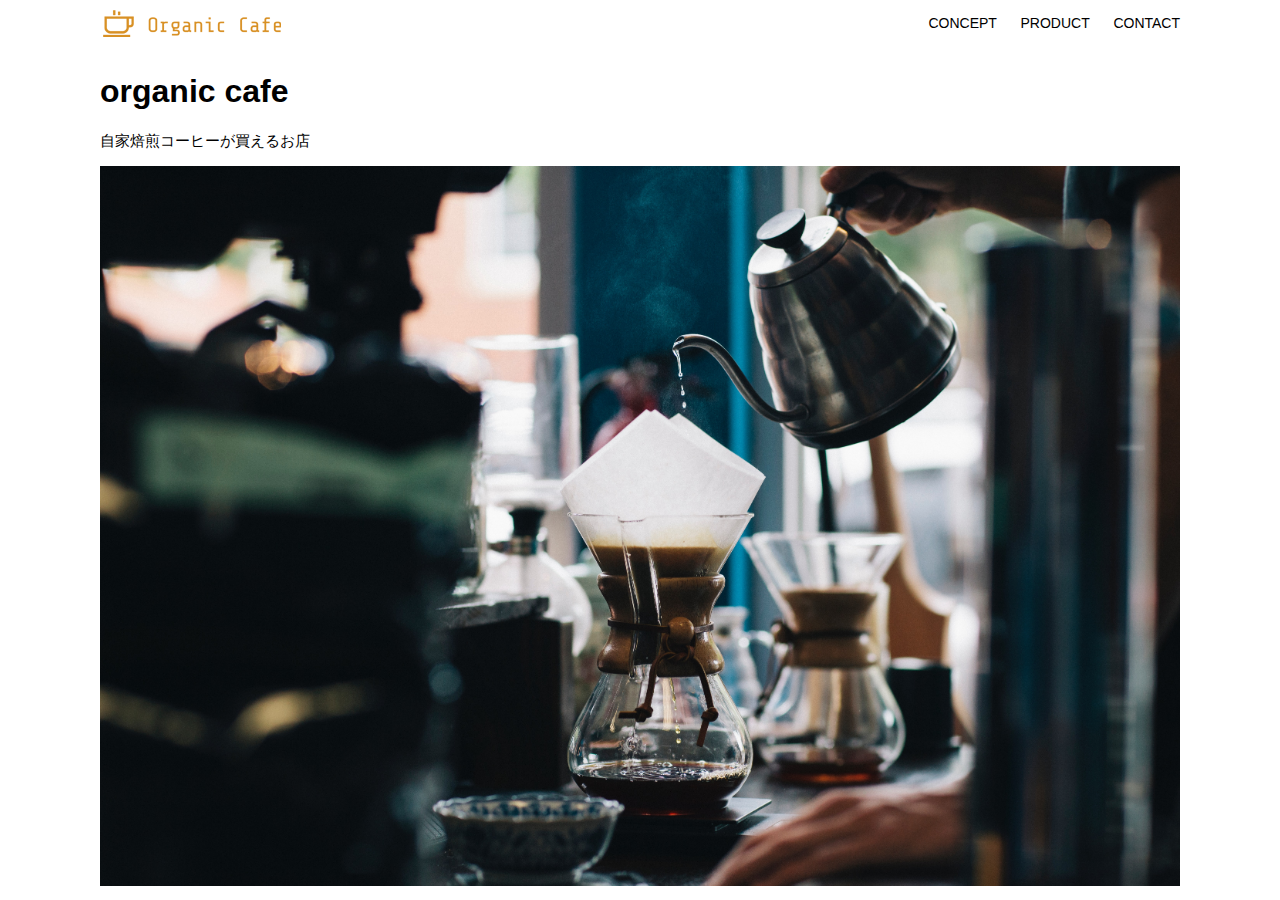
<file: html-css-kadai_013/index.html>
<!DOCTYPE html>
<html>
<head>
    <title>Organic Cafe</title>
    <meta charset="utf-8">
    <meta name="description" content="自家焙煎のコーヒーがおうちで楽しめるorganic cafe">
    <meta name="viewport" content="width=device-width, initial-scale=1.0">
    <link rel="stylesheet" href="style.css">
</head>
<body>
    <header>
        <!-- ロゴ -->
        <a href="index.html" id="logo"><img src="images/logo.png" alt="トップページに戻る"></a>

        <!-- PC用ナビゲーション -->
        <nav id="nav-pc">
            <a href="index.html#concept">CONCEPT</a>
            <a href="index.html#product">PRODUCT</a>
            <a href="index.html#contact">CONTACT</a>
        </nav>

        <!-- スマートフォン用メニューボタン -->
        <img id="menu-sp" src="images/button-menu.png" alt="ナビゲーションを開く" onclick="document.getElementById('nav-sp').style.display = 'block'">
        
        <!-- スマートフォン用ナビゲーション -->
        <nav id="nav-sp">
              <ul>
                 <li>
                    <img id="close" src="images/button-close.png" alt="ナビゲーションを閉じる" onclick="document.getElementById('nav-sp').style.display = 'none'">
                 </li>
                 <li>
                    <a id="logo-sp" href="index.html" onclick="document.getElementById('nav-sp').style.display = 'none'">
                        <img src="images/logo-sp.png" alt="トップページに戻る">
                      </a>
                    </li>
                    <li>
                      <a class="menu" href="index.html#concept" onclick="document.getElementById('nav-sp').style.display = 'none'">CONCEPT</a>
                    </li>
                    <li>
                      <a class="menu" href="index.html#product" onclick="document.getElementById('nav-sp').style.display = 'none'">PRODUCT</a>
                    </li>
                    <li><a class="menu" href="index.html#contact" onclick="document.getElementById('nav-sp').style.display = 'none'">CONTACT</a>
                    </li>
                  </ul>
                </nav>

<!-- <nav id="nav-sp">
  <img id="close" src="images/button-close.png" alt="ナビゲーションを閉じる"> onclick="document.getElementById('nav-sp').style.display = 'none'">
  <a id="logo-sp" href="index.html " onclick="document.getElementById('nav-sp').style.display = 'none'"></a>></a> 
   -->

   <!-- <img id="menu-sp" src="images/button-menu.png" alt="ナビゲーションを開く">
      <nav id="nav-sp">
        <img id="close" src="images/button-close.png" alt="ナビゲーションを閉じる">
        <a href="index.html" onclick="document.getElementById('nav-sp').style.display = 'none'">TOP</a>
        <a href="index.html#concept" onclick="document.getElementById('nav-sp').style.display = 'none'">CONCEPT</a>
        <a href="index.html#product" onclick="document.getElementById('nav-sp').style.display = 'none'">PRODUCT</a>
        <a href="index.html#contact" onclick="document.getElementById('nav-sp').style.display = 'none'">CONTACT</a>
 -->


</nav>

    </header>
    <main>
        <article>
            <!-- メインビジュアル -->
            <section id="main-visual">
                <div id="main-message">
                    <h1>organic cafe</h1>
                    <p>自家焙煎コーヒーが買えるお店</p>
                </div>
                <img src="images/main-image.jpg" alt="コーヒーをハンドドリップで淹れる画像">
            </section>
        </article>
    </main>
</body>
</html>
</file>
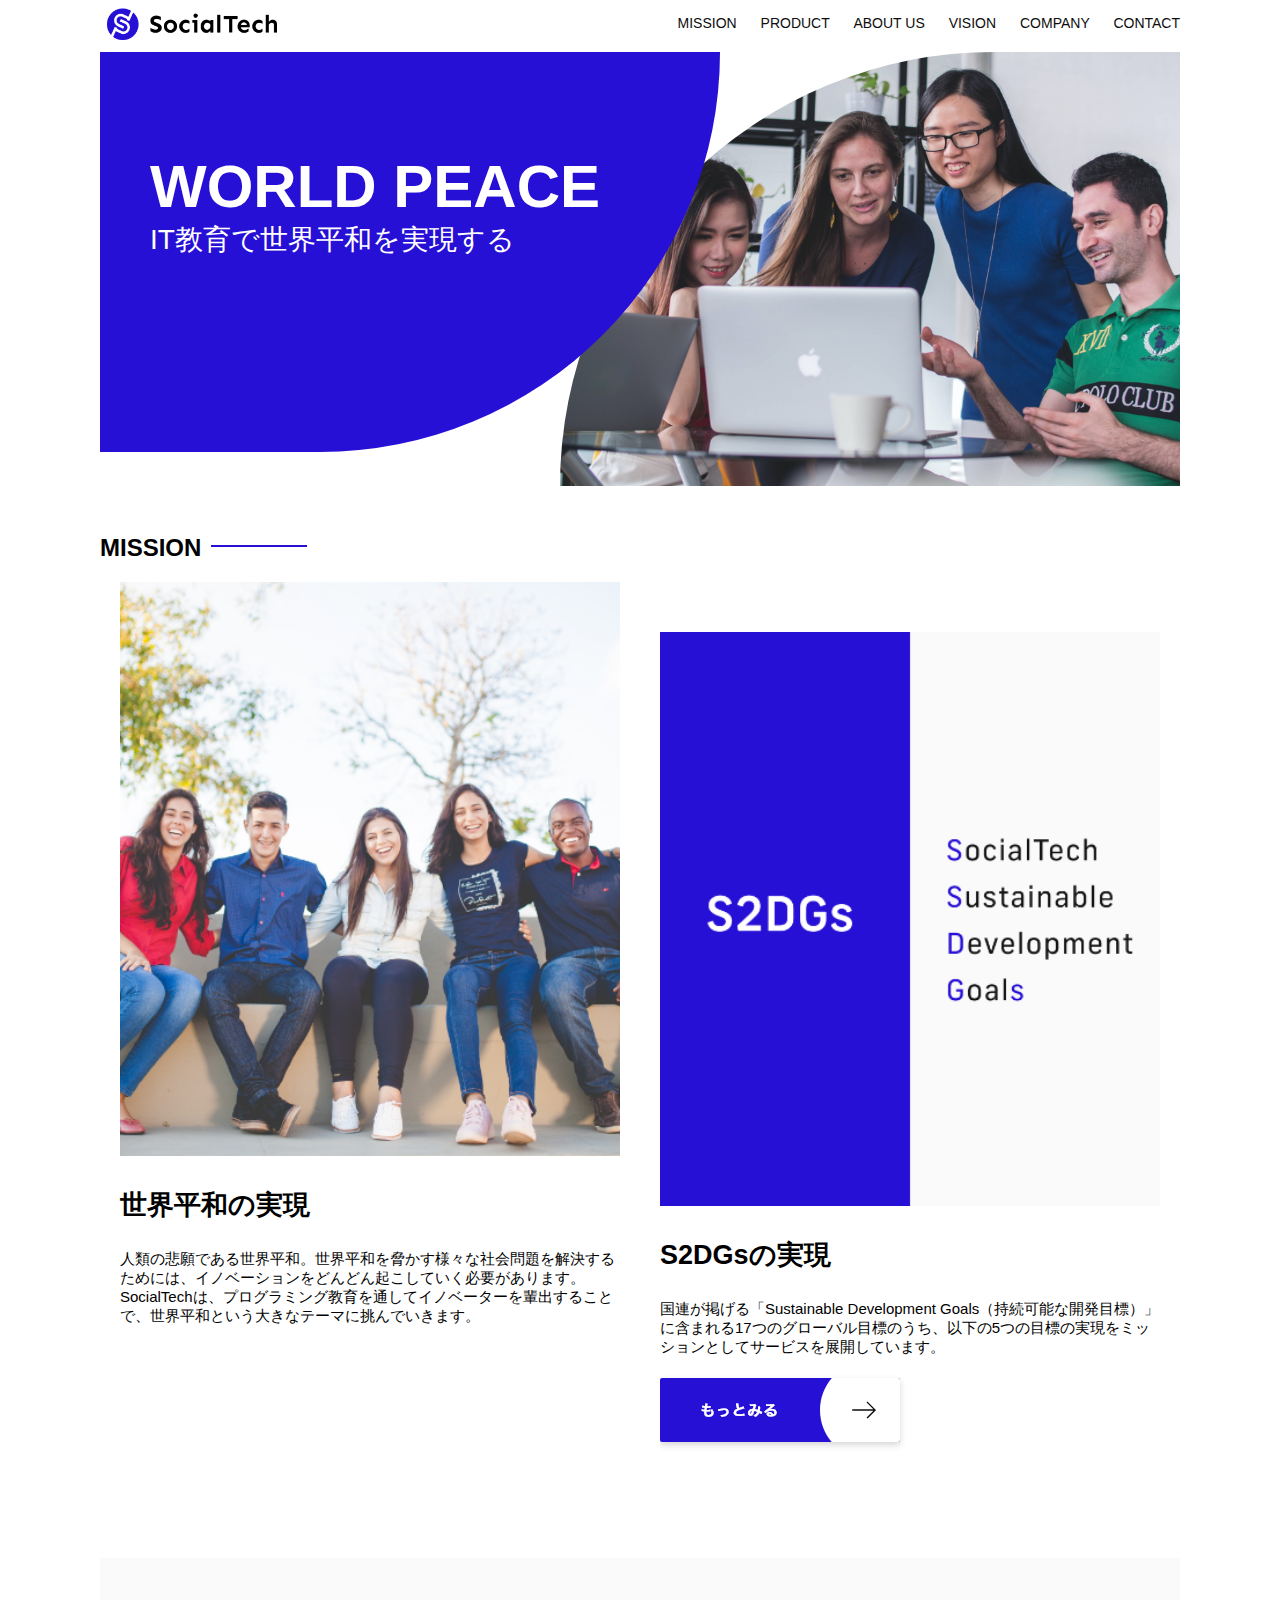
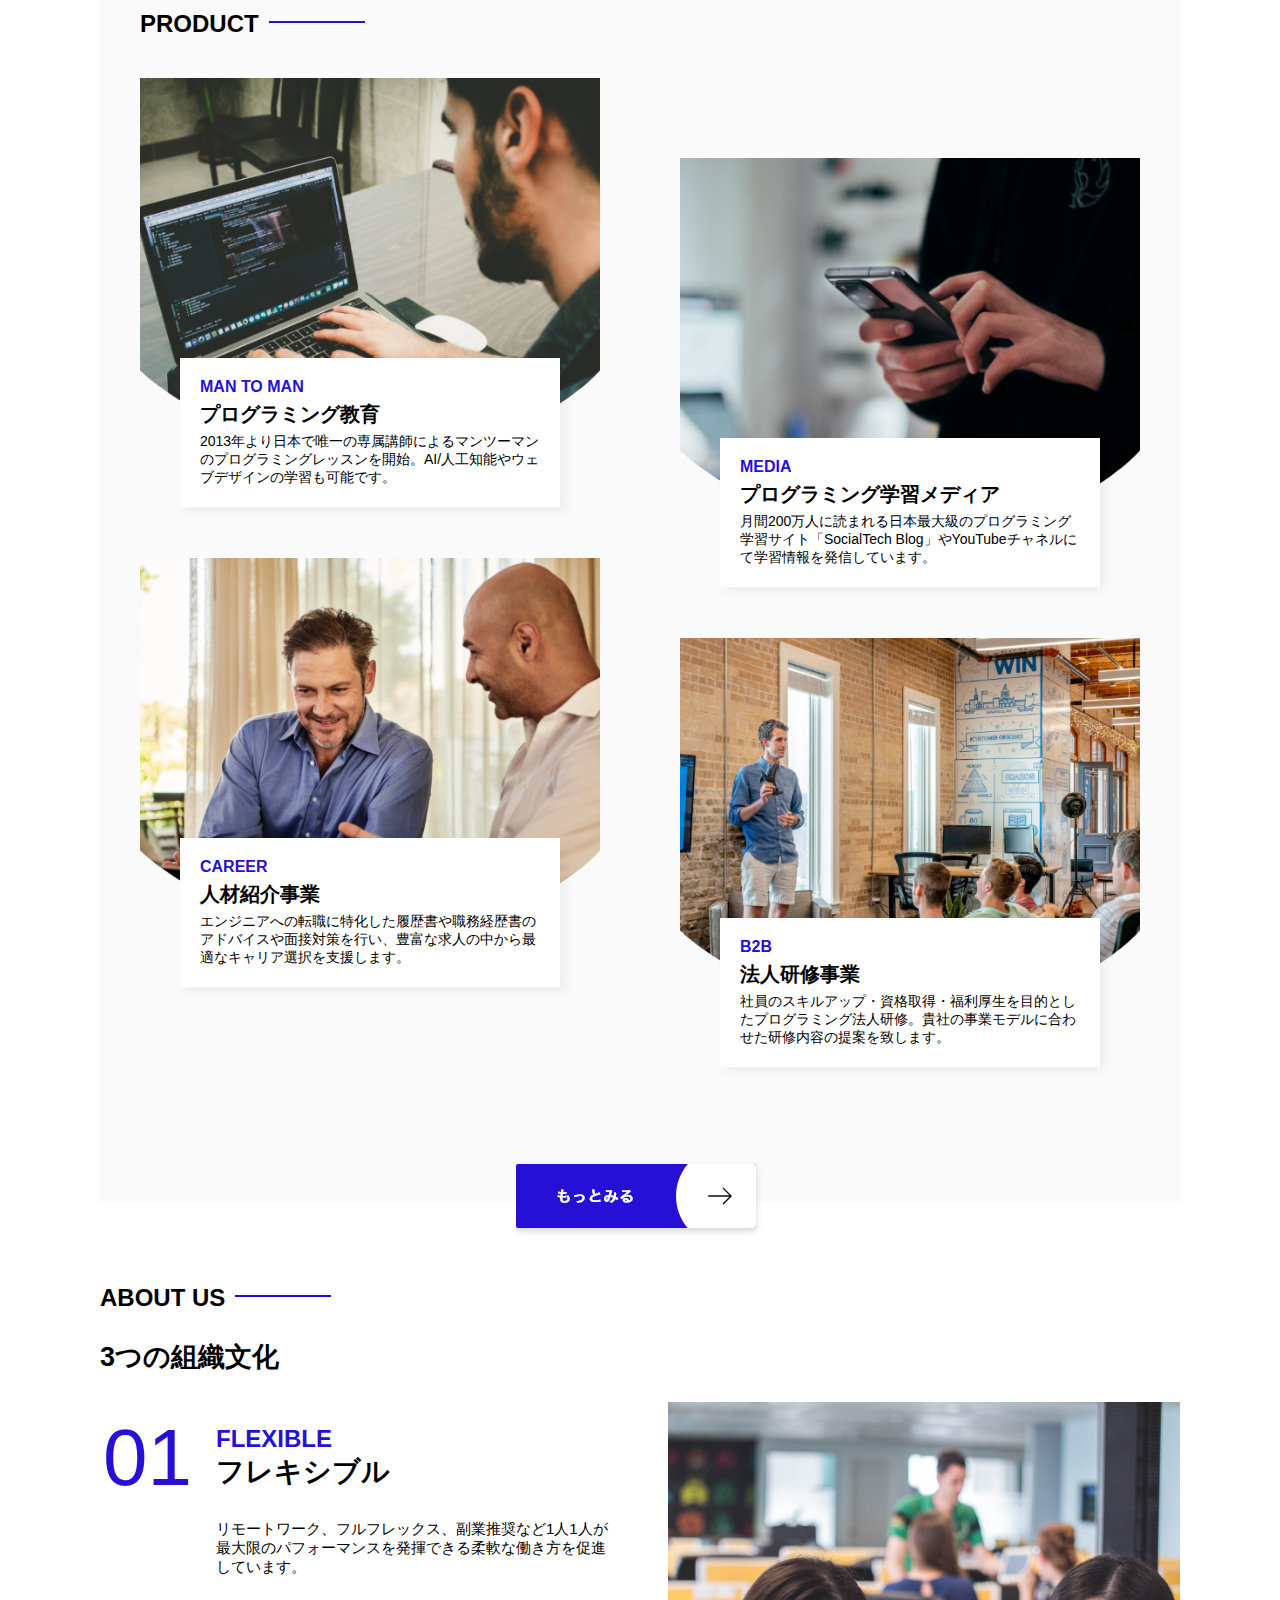
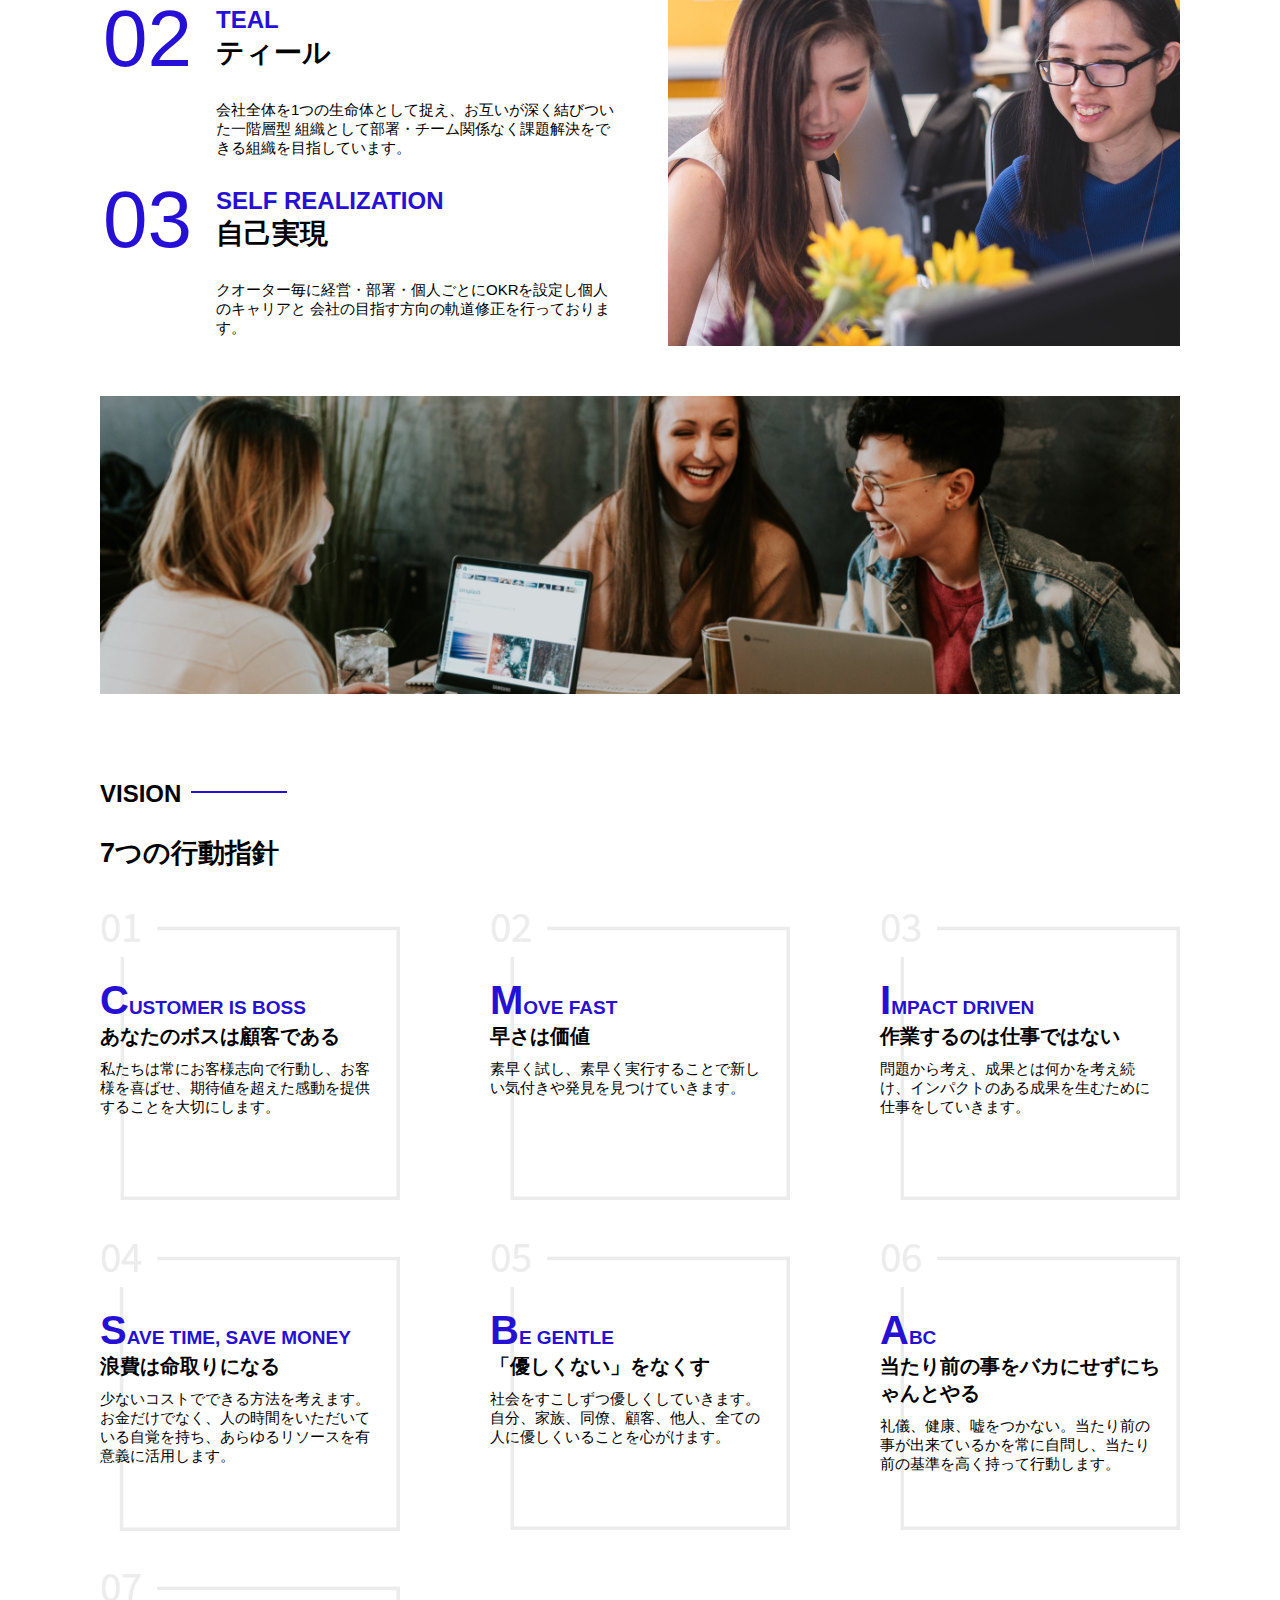
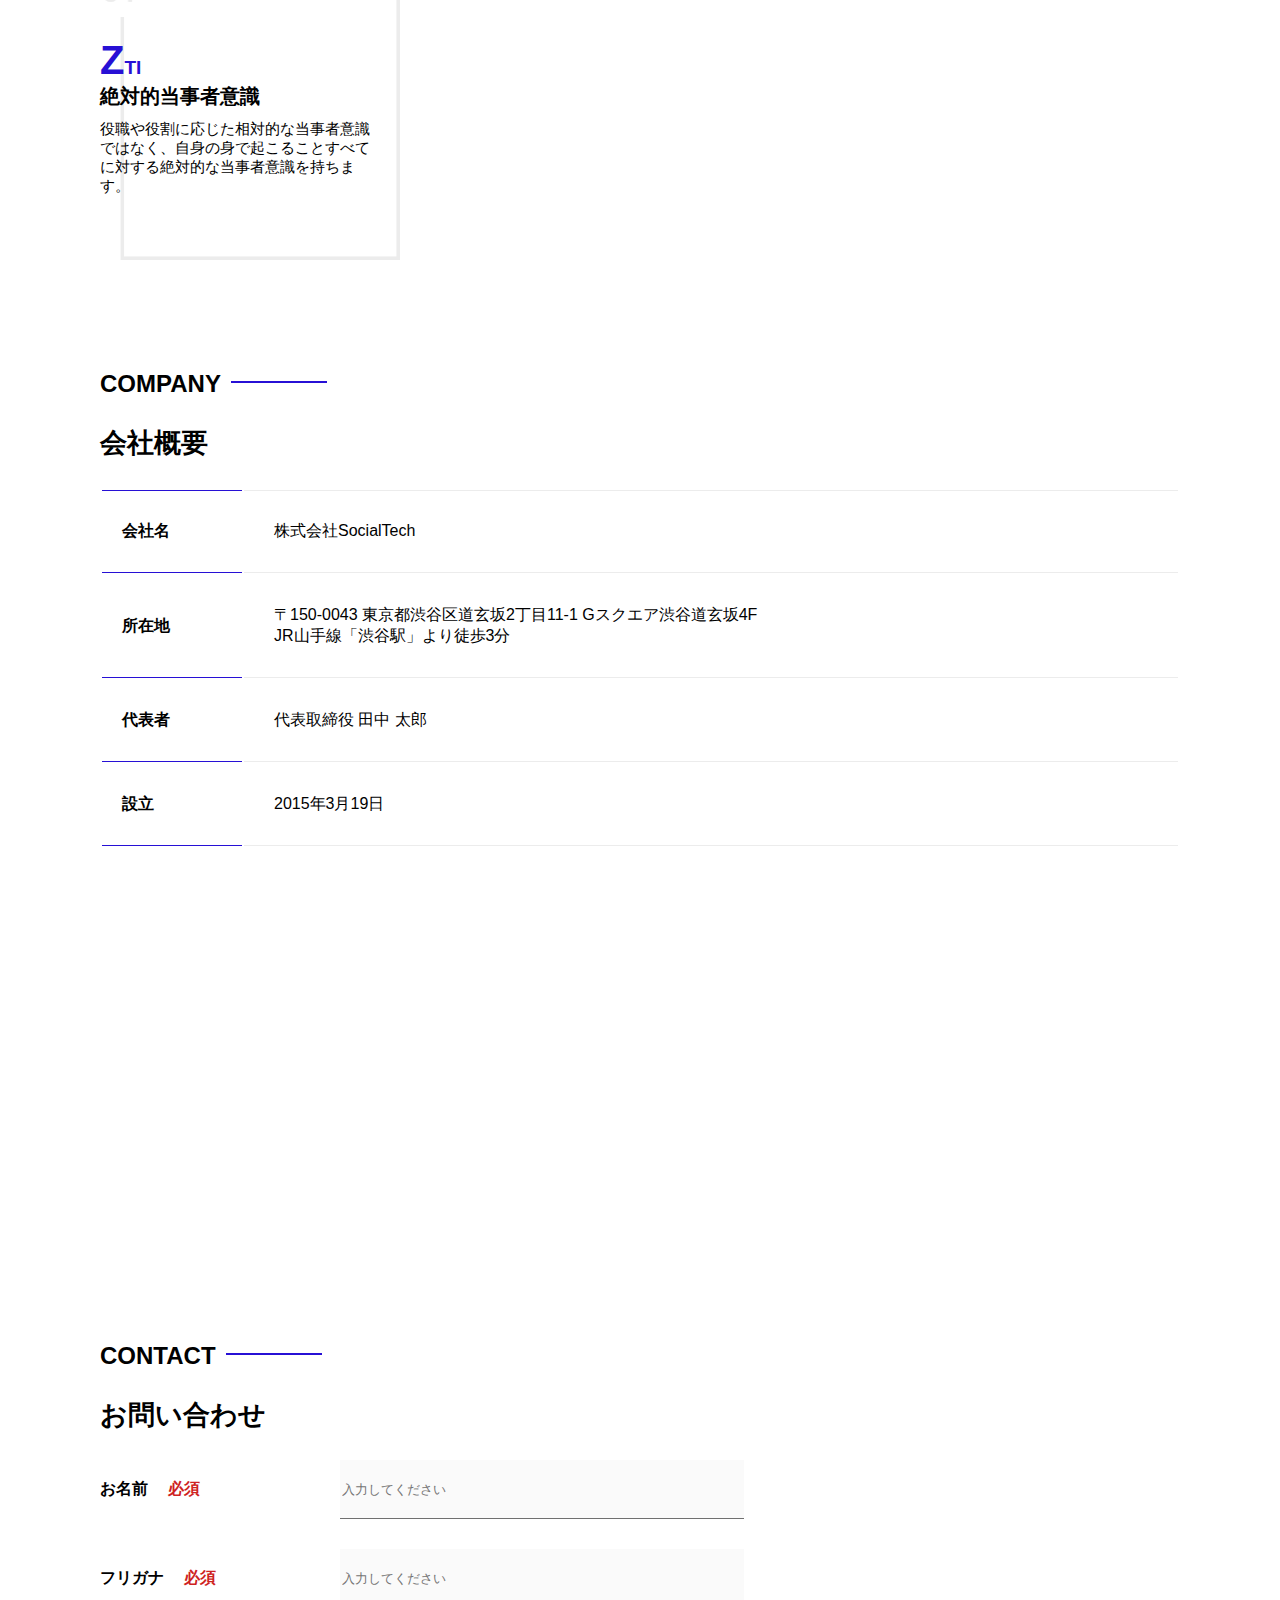
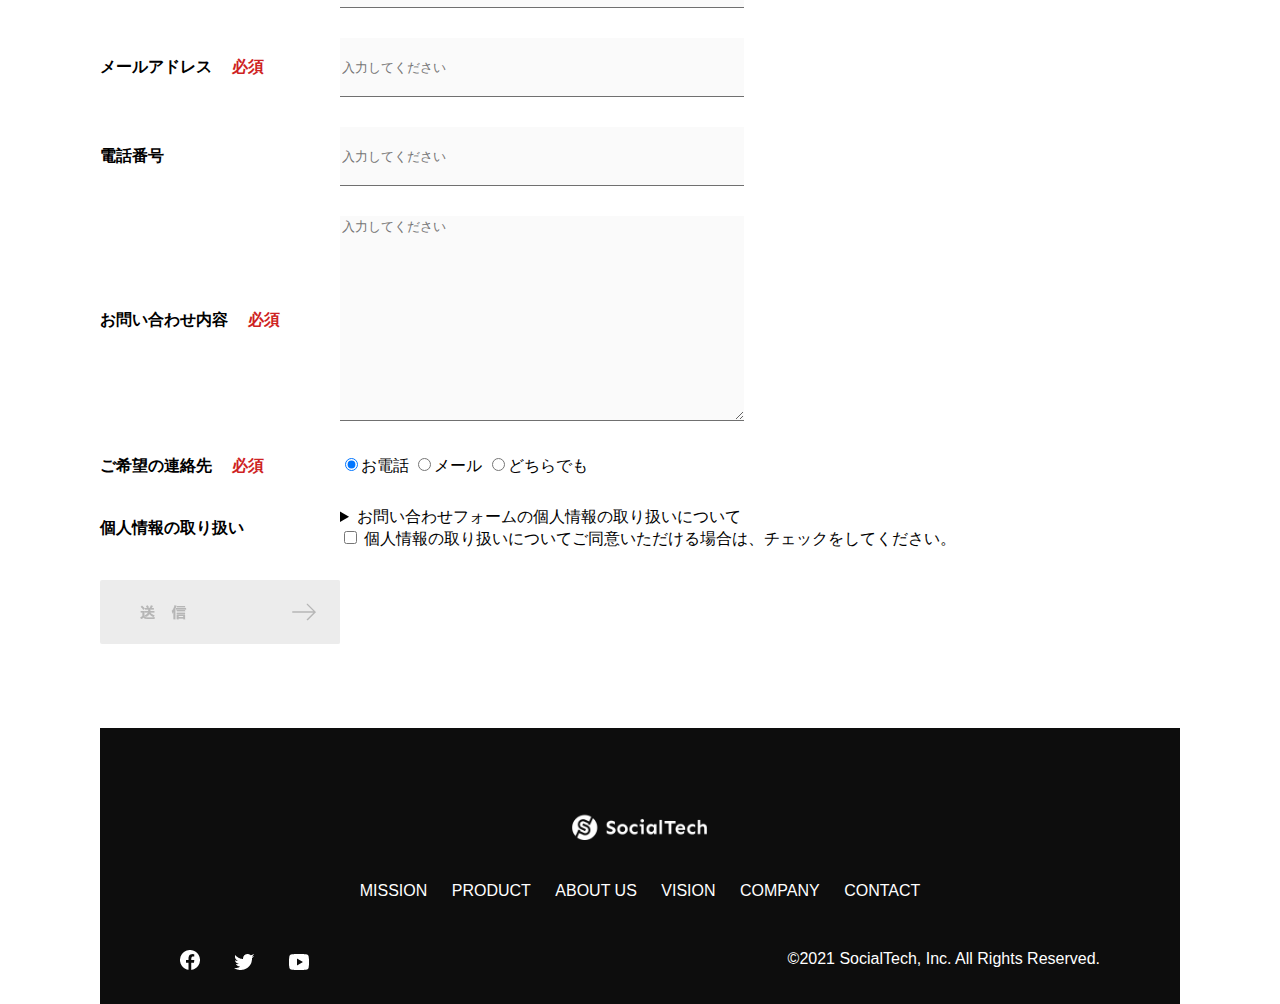
<file: kadai_tutorial_output/index.html>
<!DOCTYPE html>
<html>

<head>
    <title>SocialTech </title>
    <meta charset="utf-8">
    <meta name="description" content="SocialTechはEdTech業界のリーディングカンパニーを目指します。">
    <meta name="viewport" content="width=device-width, initial-scale=1.0">
    <link rel="stylesheet" href="style.css">
</head>

<body>
    <!-- ヘッダー -->
    <header>
        <!-- ロゴ -->
        <a href="index.html" id="logo"><img src="images/logo.png" alt="トップページに戻る"></a>

        <!-- PC用ナビゲーション -->
        <nav id="nav-pc">
            <a href="mission.html">MISSION</a>
            <a href="product.html">PRODUCT</a>
            <a href="index.html#aboutus">ABOUT US</a>
            <a href="index.html#vision">VISION</a>
            <a href="index.html#company">COMPANY</a>
            <a href="index.html#contact">CONTACT</a>
        </nav>

        <!-- スマホ用メニューボタン -->
        <img id="menu-sp" src="images/button-menu.png" alt="ナビゲーションを開く"
            onclick="document.getElementById('nav-sp').style.display = 'block'">

        <!-- スマホ用ナビゲーション -->
        <nav id="nav-sp">
            <img id="close" src="images/button-close.png" alt="ナビゲーションを閉じる"
                onclick="document.getElementById('nav-sp').style.display = 'none'">
            <a id="logo-sp" href="index.html" onclick="document.getElementById('nav-sp').style.display = 'none'"><img
                    src="images/logo-sp.png" alt="トップページに戻る"></a>
            <a class="menu" href="mission.html"
                onclick="document.getElementById('nav-sp').style.display = 'none'">MISSION</a>
            <a class="menu" href="product.html"
                onclick="document.getElementById('nav-sp').style.display = 'none'">PRODUCT</a>
            <a class="menu" href="index.html#aboutus"
                onclick="document.getElementById('nav-sp').style.display = 'none'">ABOUT US</a>
            <a class="menu" href="index.html#vision"
                onclick="document.getElementById('nav-sp').style.display = 'none'">VISION</a>
            <a class="menu" href="index.html#company"
                onclick="document.getElementById('nav-sp').style.display = 'none'">COMPANY</a>
            <a class="menu" href="index.html#contact"
                onclick="document.getElementById('nav-sp').style.display = 'none'">CONTACT</a>
            <div id="sns">
                <a href="https://www.facebook.com/sejuku2013"><img src="images/button-facebook.png"
                        alt="Facebookのリンク"></a>
                <a href="https://twitter.com/samuraijuku"><img src="images/button-twitter.png" alt="Twitterのリンク"></a>
                <a href="https://www.youtube.com/channel/UCCFOQO5aDK0xXam4cUQXT8g"><img src="images/button-youtube.png"
                        alt="YouTubeのリンク"></a>
            </div>
        </nav>
    </header>
    <main>
        <article>
            <!-- メインビジュアル -->
            <section id="main-visual">
                <div id="main-message">
                    <h1>WORLD PEACE</h1>
                    <p>IT教育で世界平和を実現する</p>
                </div>
                <img src="images/index/index-main.png" alt="PCの周りに集まる多国籍の仲間たち">
            </section>
            <section id="mission">
                <h2 class="index-h2">MISSION</h2>
                <div id="mission-flex">
                    <div>
                        <img id="mission-photo" src="images/index/index-mission.png" alt="屋外のベンチで写真を撮影する多国籍の仲間たち">
                        <h3>世界平和の実現</h3>
                        <p>
                            人類の悲願である世界平和。世界平和を脅かす様々な社会問題を解決するためには、イノベーションをどんどん起こしていく必要があります。SocialTechは、プログラミング教育を通してイノベーターを輩出することで、世界平和という大きなテーマに挑んでいきます。
                        </p>
                    </div>
                    <div>
                        <img id="s2dgs" src="images/index/s2dgs.png" alt="S2DGs">
                        <h3>S2DGsの実現</h3>
                        <p>国連が掲げる「Sustainable Development
                            Goals（持続可能な開発目標）」に含まれる17つのグローバル目標のうち、以下の5つの目標の実現をミッションとしてサービスを展開しています。</p>
                        <a href="mission.html">
                            <img src="images/button-more.png" alt="もっとみる">
                        </a>
                    </div>
                </div>
            </section>
            <!-- プロダクト -->
            <section id="product">
                <h2 class="index-h2">PRODUCT</h2>
                <div>
                    <div id="product-left">
                        <div>
                            <img class="product-photo" src="images/index/index-mantoman.png" alt="PCでコードを書く男性">
                            <div class="product-explain">
                                <span>MAN TO MAN</span>
                                <h3>プログラミング教育</h3>
                                <p>2013年より日本で唯一の専属講師によるマンツーマンのプログラミングレッスンを開始。AI/人工知能やウェブデザインの学習も可能です。</p>
                            </div>
                        </div>
                        <div>
                            <img class="product-photo" src="images/index/index-career.png" alt="笑顔で話し合う2人の男性">
                            <div class="product-explain">
                                <span>CAREER</span>
                                <h3>人材紹介事業</h3>
                                <p>エンジニアへの転職に特化した履歴書や職務経歴書のアドバイスや面接対策を行い、豊富な求人の中から最適なキャリア選択を支援します。</p>
                            </div>
                        </div>
                    </div>
                    <div id="product-right">
                        <div>
                            <img class="product-photo" src="images/index/index-media.png" alt="スマートフォンを操作する人">
                            <div class="product-explain">
                                <span>MEDIA</span>
                                <h3>プログラミング学習メディア</h3>
                                <p>月間200万人に読まれる日本最大級のプログラミング学習サイト「SocialTech
                                    Blog」やYouTubeチャネルにて学習情報を発信しています。</p>
                            </div>
                        </div>
                        <div>
                            <img class="product-photo" src="images/index/index-b2b.png" alt="講演中の男性とそれを聴く人々">
                            <div class="product-explain">
                                <span>B2B</span>
                                <h3>法人研修事業</h3>
                                <p>社員のスキルアップ・資格取得・福利厚生を目的としたプログラミング法人研修。貴社の事業モデルに合わせた研修内容の提案を致します。</p>
                            </div>
                        </div>
                    </div>
                </div>
                <div>
                    <a id="product-more" href="product.html">
                        <img src="images/button-more.png" alt="もっとみる">
                    </a>
                </div>
            </section>
            <!-- ABOUT US -->
            <section id="aboutus">
                <h2 class="index-h2">ABOUT US</h2>
                <h3>3つの組織文化</h3>
                <div>
                    <table class="culture-table">
                        <tr>
                            <td>
                                <span class="culture-num">01</span>
                            </td>
                            <td>
                                <span class="culture-en">FLEXIBLE</span>
                                <span class="culture-jp">フレキシブル</span>
                            </td>
                        </tr>
                        <tr>
                            <td>
                                <!--空のセル-->
                            </td>
                            <td>
                                <p class="culture-description">
                                    リモートワーク、フルフレックス、副業推奨など1人1人が最大限のパフォーマンスを発揮できる柔軟な働き方を促進しています。
                                </p>
                            </td>
                        </tr>
                        <tr>
                            <td>
                                <span class="culture-num">02</span>
                            </td>
                            <td>
                                <span class="culture-en">TEAL</span>
                                <span class="culture-jp">ティール</span>
                            </td>
                        </tr>
                        <tr>
                            <td>
                                <!--空のセル-->
                            </td>
                            <td>
                                <p class="culture-description">
                                    会社全体を1つの生命体として捉え、お互いが深く結びついた一階層型
                                    組織として部署・チーム関係なく課題解決をできる組織を目指しています。
                                </p>
                            </td>
                        </tr>
                        <tr>
                            <td>
                                <span class="culture-num">03</span>
                            </td>
                            <td>
                                <span class="culture-en">SELF REALIZATION</span>
                                <span class="culture-jp">自己実現</span>
                            </td>
                        </tr>
                        <tr>
                            <td>
                                <!--空のセル-->
                            </td>
                            <td>
                                <p class="culture-description">
                                    クオーター毎に経営・部署・個人ごとにOKRを設定し個人のキャリアと
                                    会社の目指す方向の軌道修正を行っております。
                                </p>
                            </td>
                        </tr>
                    </table>
                    <img class="culture-img" src="images/index/index-aboutus1.png" alt="笑顔で話し合う2人の女性">
                </div>
                <img class="culture-img2" src="images/index/index-aboutus2.png" alt="笑顔で話し合う3人の男女">
            </section>
            <!-- VISION -->
            <section id="vision">
                <h2 class="index-h2">VISION</h2>
                <h3>7つの行動指針</h3>
                <div>
                    <div class="vision-box">
                        <img src="images/index/vision-01.png" alt="01">
                        <span>
                            <h4>CUSTOMER IS BOSS</h4>
                            <h5>あなたのボスは顧客である</h5>
                            <p>私たちは常にお客様志向で行動し、お客様を喜ばせ、期待値を超えた感動を提供することを大切にします。</p>
                        </span>
                    </div>
                    <div class="vision-box">
                        <img src="images/index/vision-02.png" alt="02">
                        <span>
                            <h4>MOVE FAST</h4>
                            <h5>早さは価値</h5>
                            <p>素早く試し、素早く実行することで新しい気付きや発見を見つけていきます。</p>
                        </span>
                    </div>
                    <div class="vision-box">
                        <img src="images/index/vision-03.png" alt="03">
                        <span>
                            <h4>IMPACT DRIVEN</h4>
                            <h5>作業するのは仕事ではない</h5>
                            <p>問題から考え、成果とは何かを考え続け、インパクトのある成果を生むために仕事をしていきます。</p>
                        </span>
                    </div>
                    <div class="vision-box">
                        <img src="images/index//vision-04.png" alt="04">
                        <span>
                            <h4>SAVE TIME, SAVE MONEY</h4>
                            <h5>浪費は命取りになる</h5>
                            <p>少ないコストでできる方法を考えます。お金だけでなく、人の時間をいただいている自覚を持ち、あらゆるリソースを有意義に活用します。</p>
                        </span>

                    </div>
                    <div class="vision-box">
                        <img src="images/index/vision-05.png" alt="05">
                        <span>
                            <h4>BE GENTLE</h4>
                            <h5>「優しくない」をなくす</h5>
                            <p>社会をすこしずつ優しくしていきます。自分、家族、同僚、顧客、他人、全ての人に優しくいることを心がけます。</p>
                        </span>
                    </div>
                    <div class="vision-box">
                        <img src="images/index/vision-06.png" alt="06">
                        <span>
                            <h4>ABC</h4>
                            <h5>当たり前の事をバカにせずにちゃんとやる</h5>
                            <p>礼儀、健康、嘘をつかない。当たり前の事が出来ているかを常に自問し、当たり前の基準を高く持って行動します。</p>
                        </span>
                    </div>
                    <div class="vision-box">
                        <img src="images/index/vision-07.png" alt="07">
                        <span>
                            <h4>ZTI</h4>
                            <h5>絶対的当事者意識</h5>
                            <p>役職や役割に応じた相対的な当事者意識ではなく、自身の身で起こることすべてに対する絶対的な当事者意識を持ちます。</p>
                        </span>
                    </div>
                </div>
            </section>
            <!-- COMPANY -->
            <section id="company">
                <h2 class="index-h2">COMPANY</h2>
                <h3>会社概要</h3>
                <table id="company-table">
                    <tr>
                        <th class="tableheader-first">会社名</th>
                        <td class="cell-first">株式会社SocialTech</td>
                    </tr>
                    <tr>
                        <th class="tableheader">所在地</th>
                        <td class="cell">〒150-0043 東京都渋谷区道玄坂2丁目11-1 Gスクエア渋谷道玄坂4F<br>JR山手線「渋谷駅」より徒歩3分</td>
                    </tr>
                    <tr>
                        <th class="tableheader">代表者</th>
                        <td class="cell">代表取締役 田中 太郎</td>
                    </tr>
                    <tr>
                        <th class="tableheader">設立</th>
                        <td class="cell">2015年3月19日</td>
                    </tr>
                </table>
                <iframe
                    src="https://www.google.com/maps/embed?pb=!1m18!1m12!1m3!1d3241.7759544892483!2d139.69399665123464!3d35.65789123876098!2m3!1f0!2f0!3f0!3m2!1i1024!2i768!4f13.1!3m3!1m2!1s0x60188caa0042e8d1%3A0xba130bea826a7aa2!2z44CSMTUwLTAwNDMg5p2x5Lqs6YO95riL6LC35Yy66YGT546E5Z2C77yS5LiB55uu77yR77yR4oiS77yR!5e0!3m2!1sja!2sjp!4v1636872991912!5m2!1sja!2sjp"
                    style="border:0;" allowfullscreen="" loading="lazy">
                </iframe>
            </section>
            <!-- お問い合わせフォーム -->
            <section id="contact">
                <h2 class="index-h2">CONTACT</h2>
                <h3>お問い合わせ</h3>
                <!-- STATIC FORMSのフォームタグ -->
                <form action="https://api.staticforms.xyz/submit" method="post">
                    <input type="text" name="honeypot" style="display:none">
                    <!-- STATIC FORMSのアクセスキー -->
                    <input type="hidden" name="accessKey" value="3d576f82-c45e-4c4a-bfc5-5e258bc53b3f">
                    <!--メールのタイトル-->
                    <input type="hidden" name="subject" value="お問い合わせフォーム">
                    <!--送信先のメールアドレスをvalueに設定する-->
                    <input type="hidden" name="replyTo" value="">
                    <!--redirectToのURLは公開後ののURLへリンクする-->
                    <input type="hidden" name="redirectTo" value="">

                    <div>
                        <div class="contact-heading">
                            <label class="contact-label">お名前<span class="contact-span">必須</span></label>
                        </div>
                        <div>
                            <input type="text" name="name" placeholder="入力してください" class="contact-textbox">
                        </div>
                    </div>
                    <div>
                        <div class="contact-heading">
                            <label class="contact-label">フリガナ<span class="contact-span">必須</span></label>
                        </div>
                        <div>
                            <input type="text" name="hurigana" placeholder="入力してください" class="contact-textbox">
                        </div>
                    </div>
                    <div>
                        <div class="contact-heading">
                            <label class="contact-label">メールアドレス<span class="contact-span">必須</span></label>
                        </div>
                        <div>
                            <input type="text" name="email" placeholder="入力してください" class="contact-textbox">
                        </div>
                    </div>
                    <div>
                        <div class="contact-heading">
                            <label class="contact-label">電話番号</label>
                        </div>
                        <div>
                            <input type="text" name="tel" placeholder="入力してください" class="contact-textbox">
                        </div>
                    </div>
                    <div>
                        <div class="contact-heading">
                            <label class="contact-label">お問い合わせ内容<span class="contact-span">必須</span></label>
                        </div>
                        <div>
                            <textarea class="contact-textarea " placeholder="入力してください" name="message"></textarea>
                        </div>
                    </div>
                    <div>
                        <div class="contact-heading">
                            <label class="contact-label">ご希望の連絡先<span class="contact-span">必須</span></label>
                        </div>
                        <div>
                            <input class="radiobutton" type="radio" value="tel" name="contact"
                                checked><label>お電話</label>
                            <input class="radiobutton" type="radio" value="mail" name="contact"><label>メール</label>
                            <input class="radiobutton" type="radio" value="both" name="contact"><label>どちらでも</label>
                        </div>
                    </div>
                    <div>
                        <div class="contact-heading">
                            <label class="contact-label">個人情報の取り扱い</label>
                        </div>
                        <div>
                            <details>
                                <summary>お問い合わせフォームの個人情報の取り扱いについて</summary>
                                <div>
                                    <span>１．組織の名称又は氏名</span><br>
                                    株式会社SocialTech<br><br>
                                    <span>２．個人情報保護管理者（若しくはその代理人）の氏名又は職名、所属及び連絡先
                                        鈴木 一郎 コーポレート部</span><br>
                                    メールアドレス：support@socialtech.net<br>
                                    TEL：03-xxxx-xxxx<br>
                                    <span>３．個人情報の利用目的</span><br>
                                    ・本サービス及び本サービスに関連する情報の提供又はそれらに関する連絡のため<br>
                                    ・ユーザーの本人確認のため<br>
                                    ・当社サービスのご案内のため<br>
                                    ・当社の商品等の広告または宣伝（電子メールによるものを含むものとします。）<br><br>
                                    <span>４．個人情報の取り扱い業務の委託</span><br>
                                    個人情報の取扱業務の全部または一部を外部に業務委託する場合があります。<br>
                                    その際、弊社は、個人情報を適切に保護できる管理体制を敷き実行していることを条件として<br>
                                    委託先を厳選したうえで、機密保持契約を委託先と締結し、お客様の個人情報を厳密に管理させます。<br><br>
                                    <span>５．個人情報の開示等の請求</span><br>
                                    お客様は、弊社に対してご自身の個人情報の開示等（利用目的の通知、開示、内容の訂正・追加・削除、利用の停止または消去、第三者への提供の停止）に関して、当社問合わせ窓口に申し出ることができます。<br>
                                    その際、弊社はお客様ご本人を確認させていただいたうえで、合理的な期間内に対応いたします。<br><br>
                                    なお、個人情報に関する弊社問合わせ先は、次の通りです。<br><br>
                                    株式会社SocialTech　個人情報問合せ窓口<br>
                                    〒150-0043　東京都渋谷区道玄坂2丁目11-1 Ｇスクエア渋谷道玄坂 4F<br>
                                    メールアドレス：support@socialtech.net　TEL：03-xxxx-xxxx<br><br>
                                    <span>６．個人情報を提供されることの任意性について</span><br><br>
                                    お客様がご自身の個人情報を弊社に提供されるか否かは、お客様のご判断によりますが、もしご提供されない場合には、適切なサービスが提供できない場合がありますので予めご了承ください。
                                </div>
                            </details>
                            <input type="checkbox" name="agree">
                            <span>個人情報の取り扱いについてご同意いただける場合は、チェックをしてください。</span>
                        </div>
                    </div>
                    <input type="image" value="Submit" src="images/button-submit.png" alt="送信する">
                </form>
            </section>
        </article>
        <footer>
            <div id="footer-logo">
                <img src="images/logo-sp.png" alt="SocialTech">
            </div>
            <div id="footer-link">
                <a href="mission.html">MISSION</a>
                <a href="product.html">PRODUCT</a>
                <a href="index.html#aboutus">ABOUT US</a>
                <a href="index.html#vision">VISION</a>
                <a href="index.html#company">COMPANY</a>
                <a href="index.html#contact">CONTACT</a>
            </div>
            <div id="sns-footer">
                <a href="https://www.facebook.com/sejuku2013"><img src="images/button-facebook.png"
                        alt="Facebookのリンク"></a>
                <a href="https://twitter.com/samuraijuku"><img src="images/button-twitter.png" alt="Twitterのリンク"></a>
                <a href="https://www.youtube.com/channel/UCCFOQO5aDK0xXam4cUQXT8g"><img src="images/button-youtube.png"
                        alt="YouTubeのリンク"></a>
                <span id="copyright">&copy;2021 SocialTech, Inc. All Rights Reserved. </span>
            </div>
        </footer>
    </main>
</body>

</html>
</file>
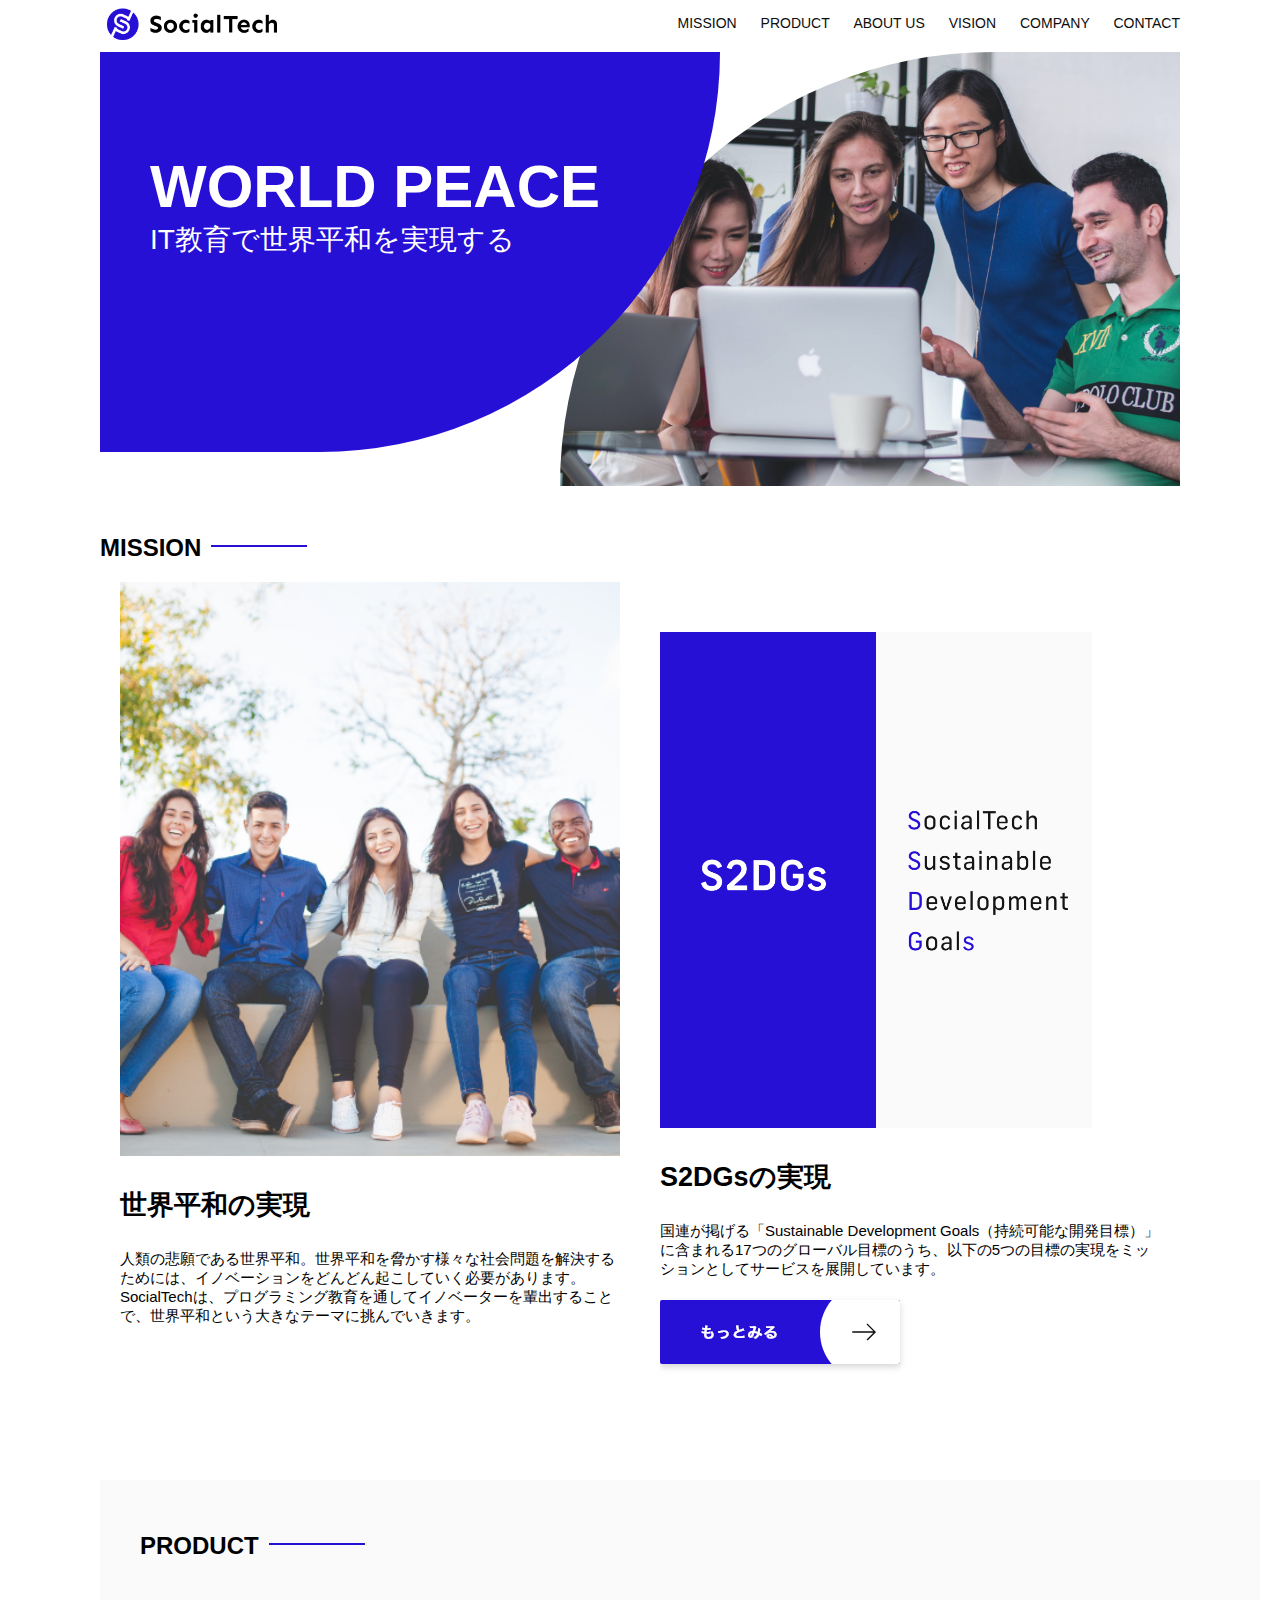
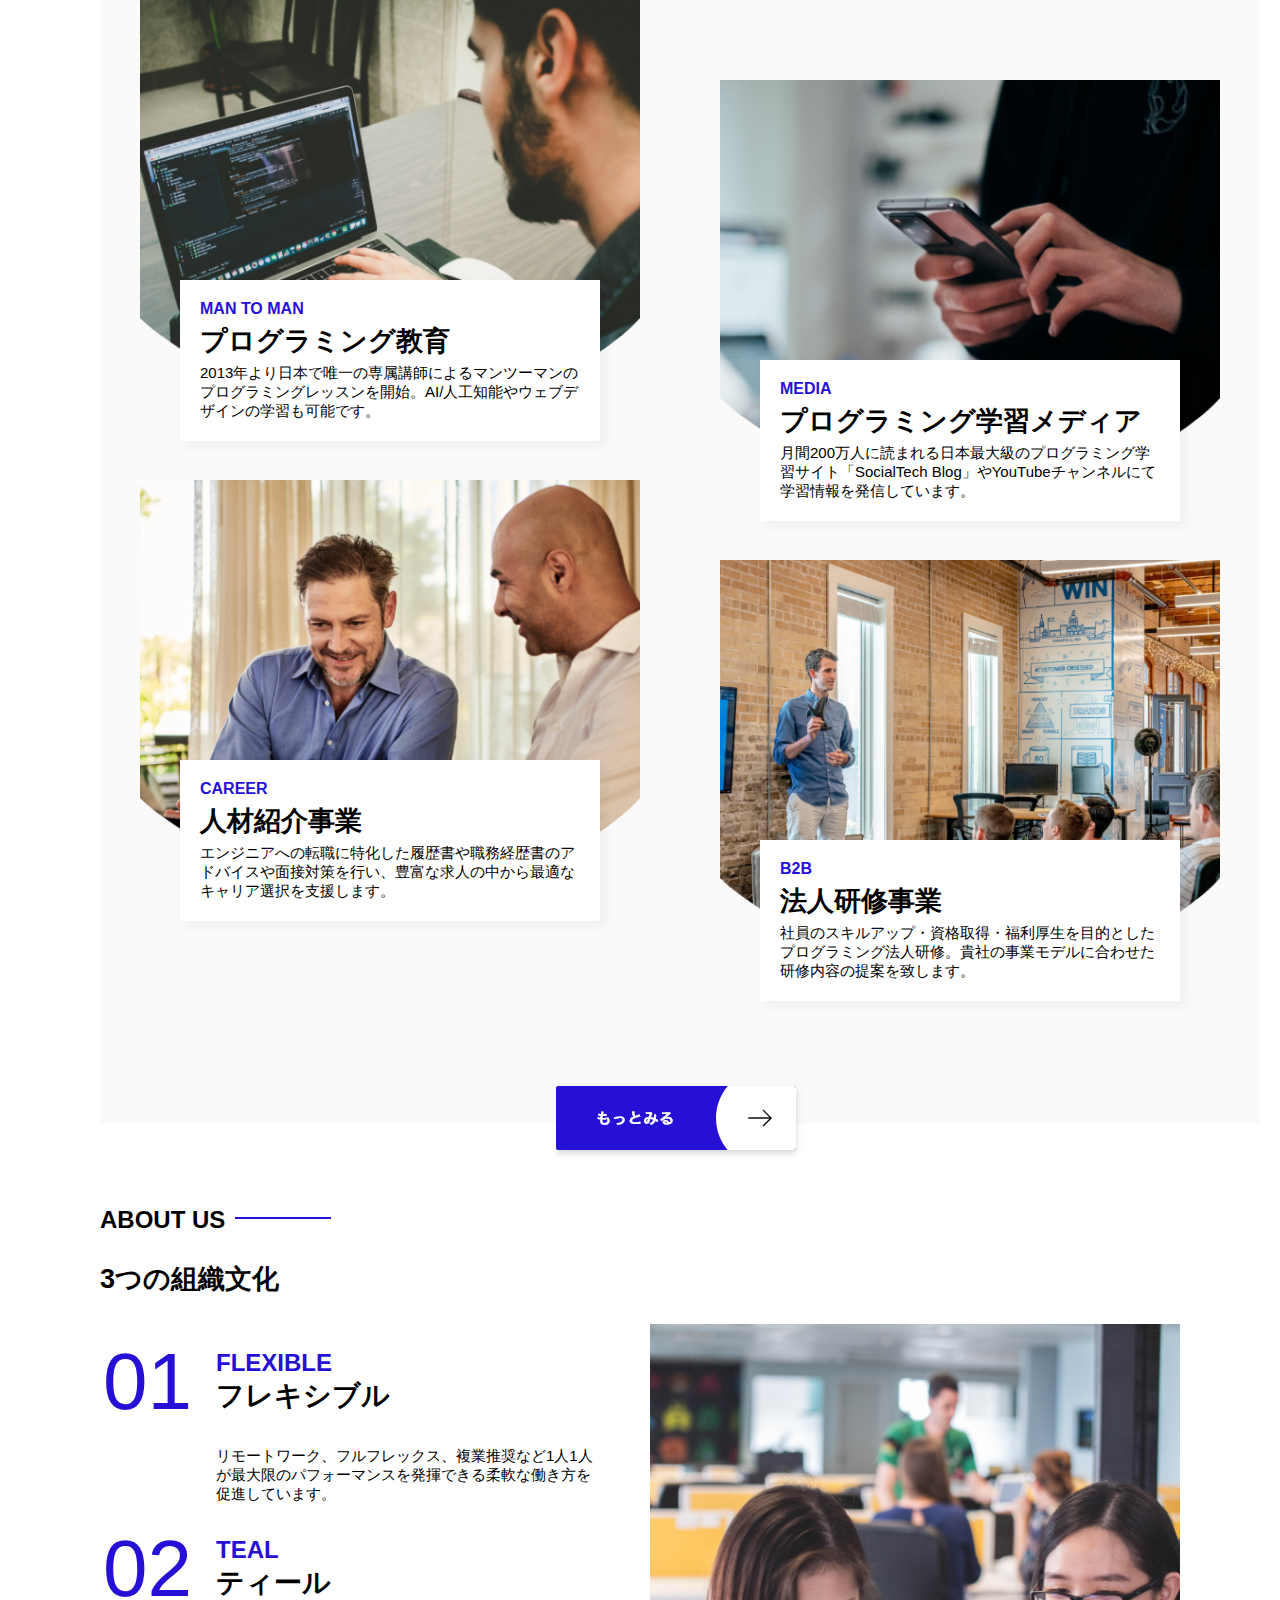
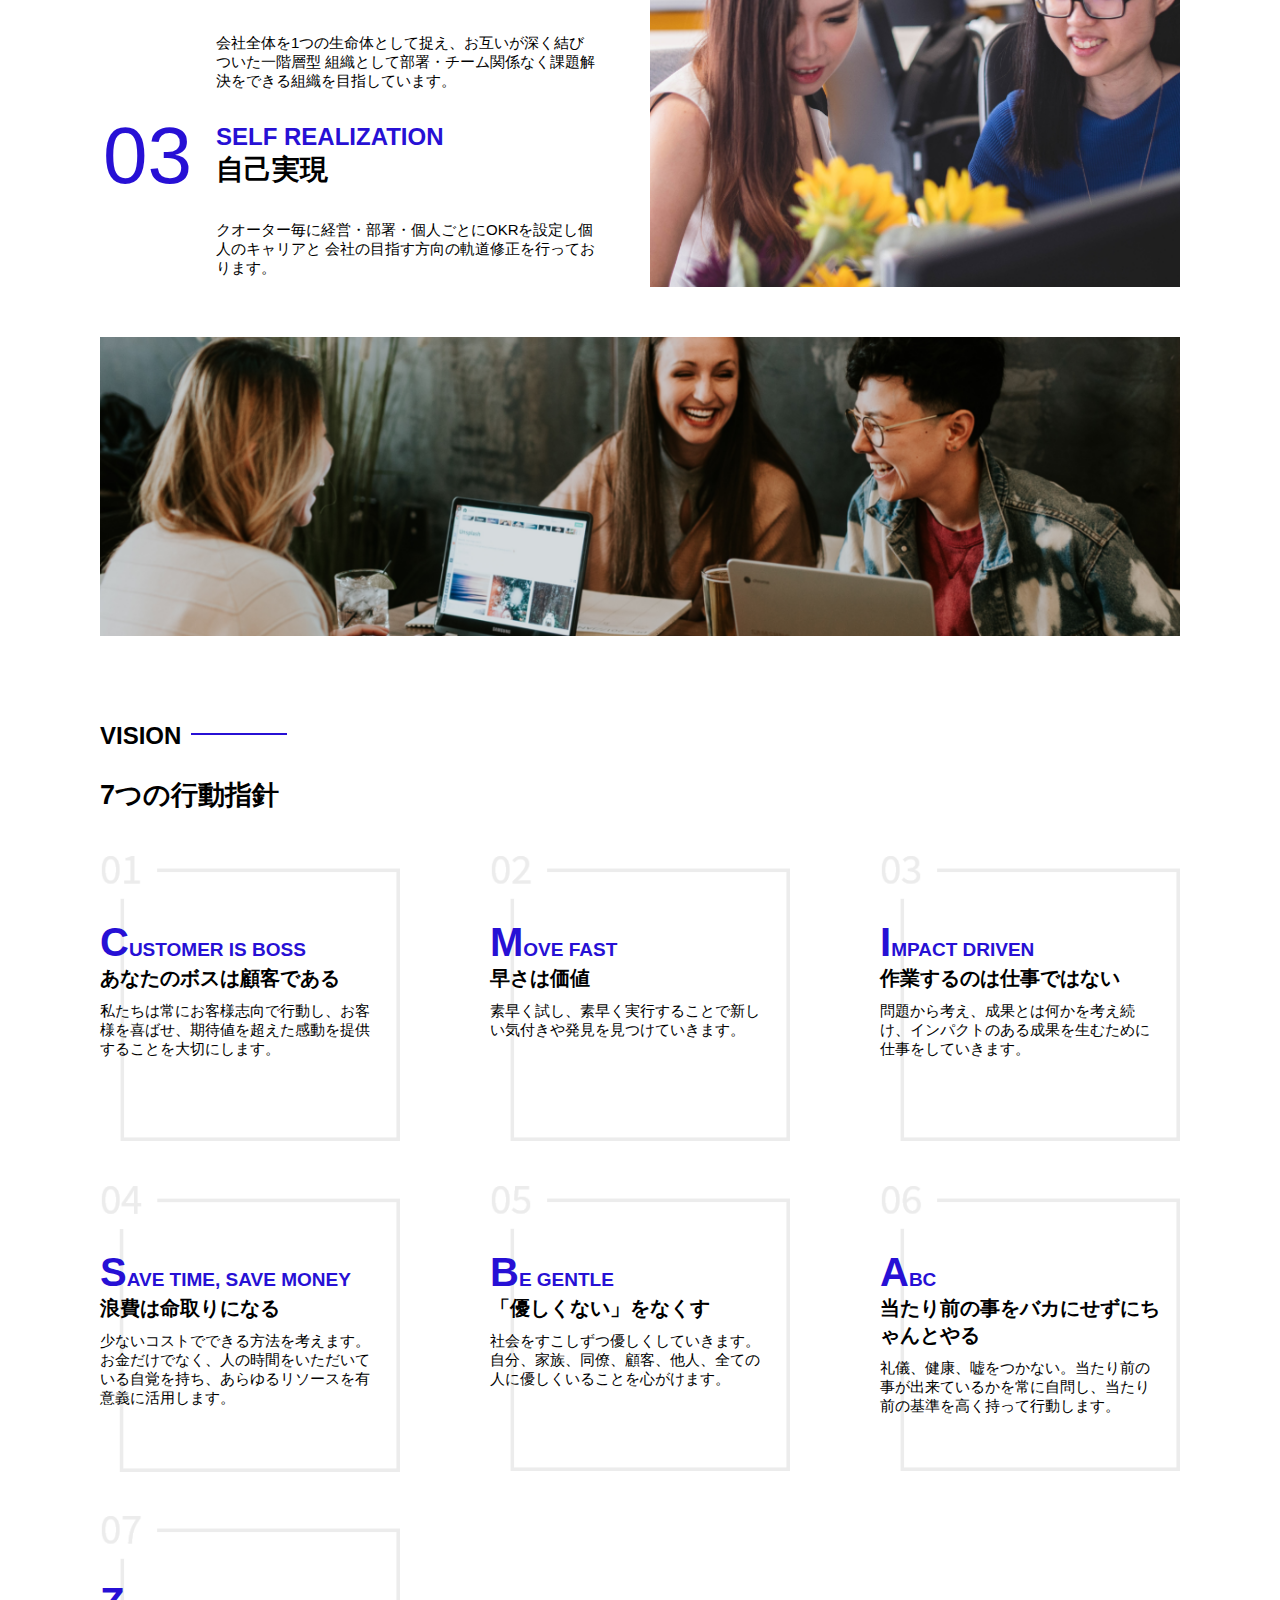
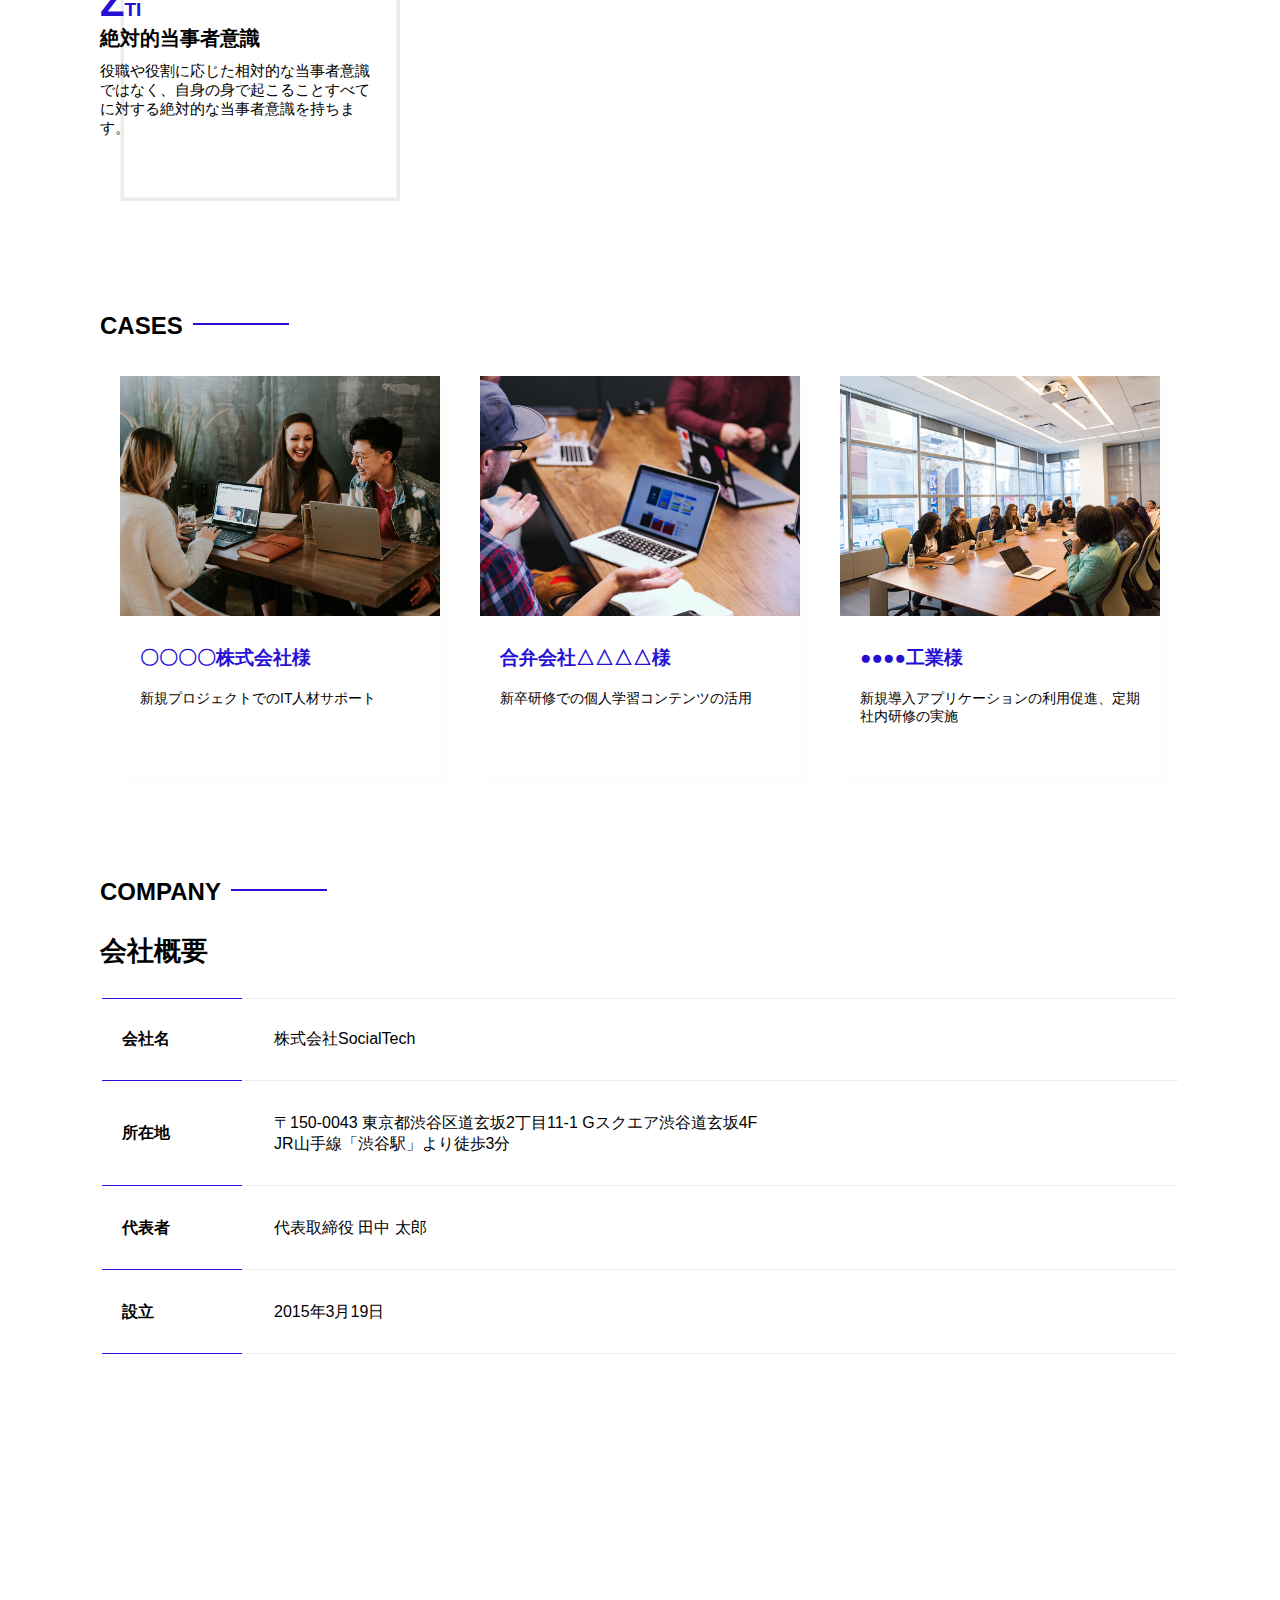
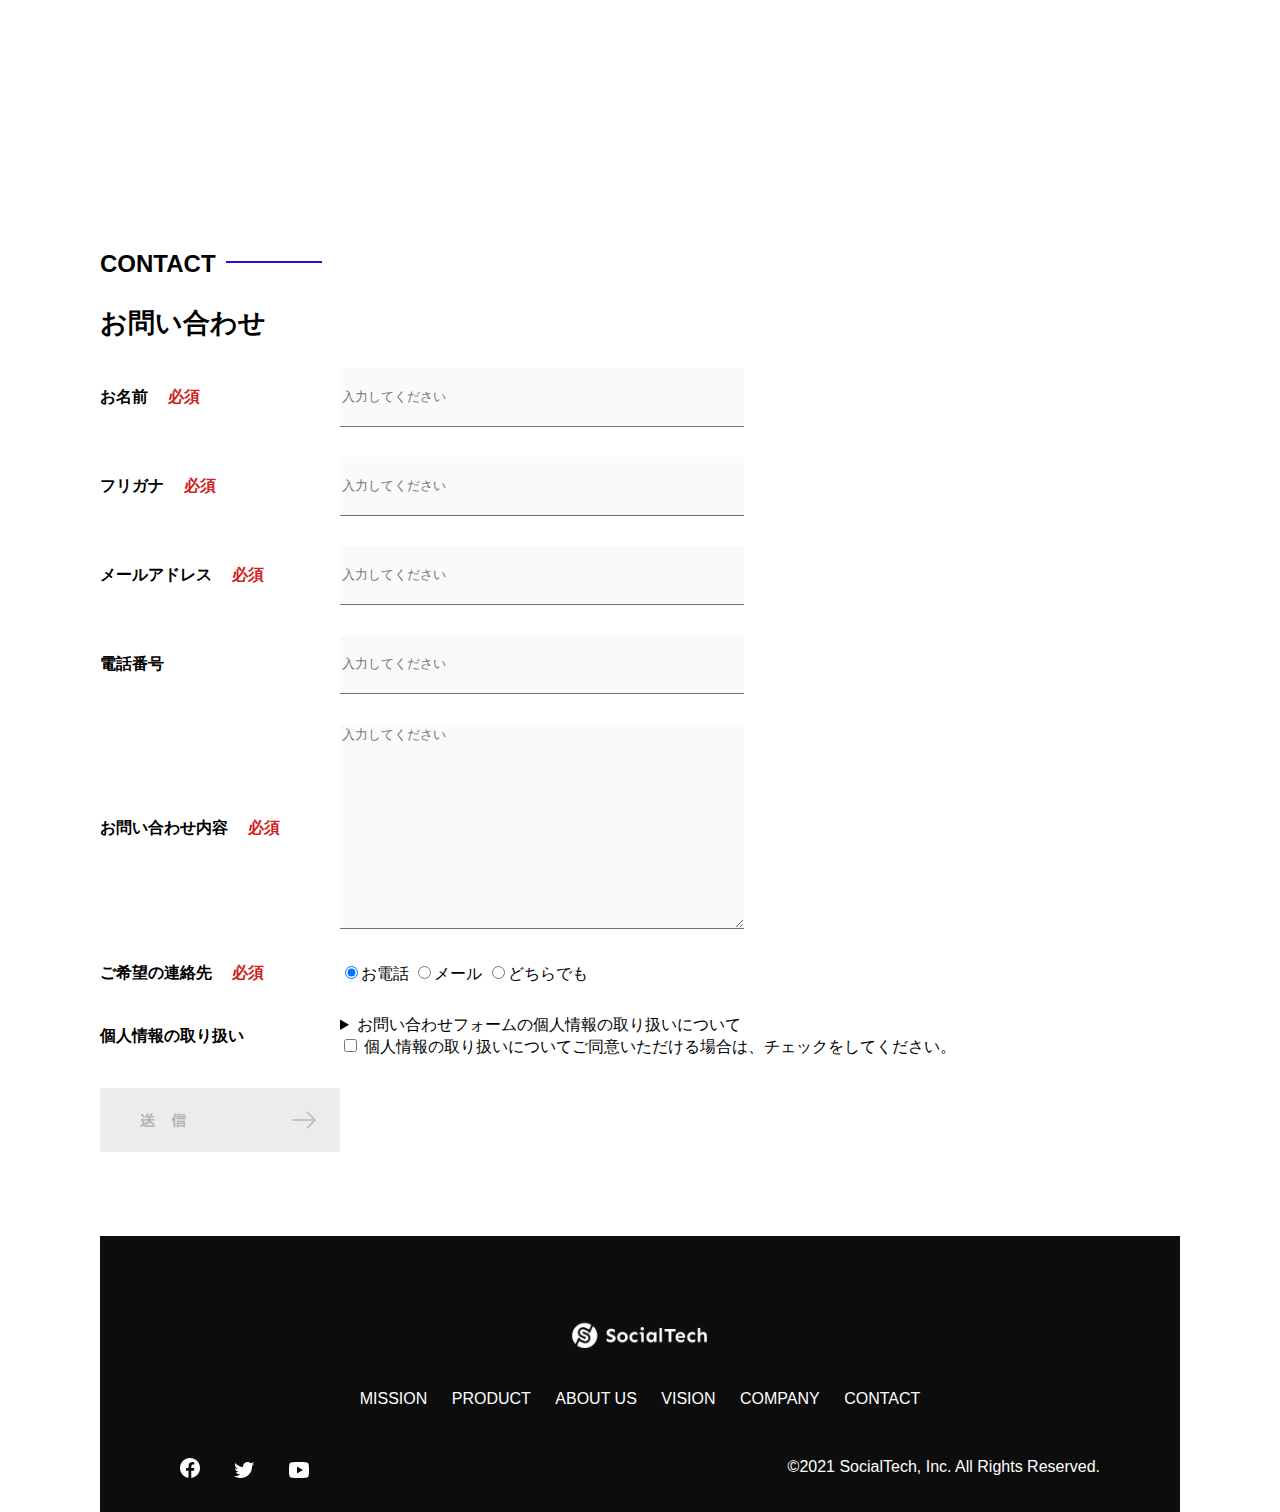
<file: socialtech-kadai_012/index.html>
<!DOCTYPE html>
<html>
  <head>
    <title>SocialTech</title>
    <meta charset="UTF-8" />
    <meta
      name="description"
      content="SocialTechはEdTech業界のリーディングカンパニーを目指します。"
    />
    <meta name="viewport" content="width=device-width, initial-scale=1.0" />
    <link rel="stylesheet" href="style.css" />
  </head>
  <body>
    <!-- ヘッダー -->
    <header>
      <!-- ロゴ -->
      <a href="index.html" id="logo"
        ><img src="images/logo.png" alt="トップページに戻る"
      /></a>

      <!-- PC用ナビゲーション -->
      <nav id="nav-pc">
        <a href="mission.html">MISSION</a>
        <a href="product.html">PRODUCT</a>
        <a href="index.html#aboutus">ABOUT US</a>
        <a href="index.html#vision">VISION</a>
        <a href="index.html#company">COMPANY</a>
        <a href="index.html#contact">CONTACT</a>
      </nav>
    </header>
    <main>
      <article>
        <!-- メインビジュアル -->
        <section id="main-visual">
          <div id="main-message">
            <h1>WORLD PEACE</h1>
            <p>IT教育で世界平和を実現する</p>
          </div>
          <img
            src="images/index/index-main.png"
            alt="PCの周りに集まる多国籍の仲間たち"
          />
        </section>
        <!--ミッション-->
        <section id="mission">
          <h2 class="index-h2">MISSION</h2>
          <div id="mission-flex">
            <div>
              <img
                id="mission-photo"
                src="images/index/index-mission.png"
                alt="屋外のベンチで写真を撮影する多国籍の仲間たち"
              />
              <h3>世界平和の実現</h3>
              <p>
                人類の悲願である世界平和。世界平和を脅かす様々な社会問題を解決するためには、イノベーションをどんどん起こしていく必要があります。SocialTechは、プログラミング教育を通してイノベーターを輩出することで、世界平和という大きなテーマに挑んでいきます。
              </p>
            </div>
            <div>
              <img id="s2dgs" src="images/index/s2dgs.png" alt="S2DGs" />
              <h3>S2DGsの実現</h3>
              <p>
                国連が掲げる「Sustainable Development
                Goals（持続可能な開発目標）」に含まれる17つのグローバル目標のうち、以下の5つの目標の実現をミッションとしてサービスを展開しています。
              </p>
              <a href="mission.html">
                <img src="images/button-more.png" alt="もっとみる" />
              </a>
            </div>
          </div>
        </section>
        <!-- プロダクト -->
        <section id="product">
          <h2 class="index-h2">PRODUCT</h2>
          <div>
            <div id="product-left">
              <div>
                <img
                  class="product-photo"
                  src="images/index/index-mantoman.png"
                  alt="PCでコードを書く男性"
                />
                <div class="product-explain">
                  <span>MAN TO MAN</span>
                  <h3>プログラミング教育</h3>
                  <p>
                    2013年より日本で唯一の専属講師によるマンツーマンのプログラミングレッスンを開始。AI/人工知能やウェブデザインの学習も可能です。
                  </p>
                </div>
              </div>
              <div>
                <img
                  class="product-photo"
                  src="images/index/index-career.png"
                  alt="笑顔で話し合う2人の男性"
                />
                <div class="product-explain">
                  <span>CAREER</span>
                  <h3>人材紹介事業</h3>
                  <p>
                    エンジニアへの転職に特化した履歴書や職務経歴書のアドバイスや面接対策を行い、豊富な求人の中から最適なキャリア選択を支援します。
                  </p>
                </div>
              </div>
            </div>
            <div id="product-right">
              <div>
                <img
                  class="product-photo"
                  src="images/index/index-media.png"
                  alt="スマートフォンを操作する人"
                />
                <div class="product-explain">
                  <span>MEDIA</span>
                  <h3>プログラミング学習メディア</h3>
                  <p>
                    月間200万人に読まれる日本最大級のプログラミング学習サイト「SocialTech
                    Blog」やYouTubeチャンネルにて学習情報を発信しています。
                  </p>
                </div>
              </div>
              <div>
                <img
                  class="product-photo"
                  src="images/index/index-b2b.png"
                  alt="講演中の男性とそれを聴く人々"
                />
                <div class="product-explain">
                  <span>B2B</span>
                  <h3>法人研修事業</h3>
                  <p>
                    社員のスキルアップ・資格取得・福利厚生を目的としたプログラミング法人研修。貴社の事業モデルに合わせた研修内容の提案を致します。
                  </p>
                </div>
              </div>
            </div>
          </div>
          <div>
            <a id="product-more" href="product.html">
              <img src="images/button-more.png" alt="もっとみる" />
            </a>
          </div>
        </section>
        <!---ABOUT US-->
        <section id="aboutus">
          <h2 class="index-h2">ABOUT US</h2>
          <h3>3つの組織文化</h3>
          <div>
            <table class="culture-table">
              <tr>
                <td>
                  <span class="culture-num">01</span>
                </td>
                <td>
                  <span class="culture-en">FLEXIBLE</span>
                  <span class="culture-jp">フレキシブル</span>
                </td>
              </tr>
              <tr>
                <td>
                  <!--空のセル-->
                </td>
                <td>
                  <p class="culture-description">
                    リモートワーク、フルフレックス、複業推奨など1人1人が最大限のパフォーマンスを発揮できる柔軟な働き方を促進しています。
                  </p>
                </td>
              </tr>
              <tr>
                <td>
                  <span class="culture-num">02</span>
                </td>
                <td>
                  <span class="culture-en">TEAL</span>
                  <span class="culture-jp">ティール</span>
                </td>
              </tr>
              <tr>
                <td>
                  <!--空のセル-->
                </td>
                <td>
                  <p class="culture-description">
                    会社全体を1つの生命体として捉え、お互いが深く結びついた一階層型
                    組織として部署・チーム関係なく課題解決をできる組織を目指しています。
                  </p>
                </td>
              </tr>
              <tr>
                <td>
                  <span class="culture-num">03</span>
                </td>
                <td>
                  <span class="culture-en">SELF REALIZATION</span>
                  <span class="culture-jp">自己実現</span>
                </td>
              </tr>
              <tr>
                <td>
                  <!--空のセル-->
                </td>
                <td>
                  <p class="culture-description">
                    クオーター毎に経営・部署・個人ごとにOKRを設定し個人のキャリアと
                    会社の目指す方向の軌道修正を行っております。
                  </p>
                </td>
              </tr>
            </table>
            <img
              class="culture-img"
              src="images/index/index-aboutus1.png"
              alt="笑顔で話し合う2人の女性"
            />
          </div>
          <img
            class="culture-img2"
            src="images/index/index-aboutus2.png"
            alt="笑顔で話し合う3人の男女"
          />
        </section>
        <!-- VISION -->
        <section id="vision">
          <h2 class="index-h2">VISION</h2>
          <h3>7つの行動指針</h3>
          <div>
            <div class="vision-box">
              <img src="images/index/vision-01.png" alt="01" />
              <span>
                <h4>CUSTOMER IS BOSS</h4>
                <h5>あなたのボスは顧客である</h5>
                <p>
                  私たちは常にお客様志向で行動し、お客様を喜ばせ、期待値を超えた感動を提供することを大切にします。
                </p>
              </span>
            </div>
            <div class="vision-box">
              <img src="images/index/vision-02.png" alt="02" />
              <span>
                <h4>MOVE FAST</h4>
                <h5>早さは価値</h5>
                <p>
                  素早く試し、素早く実行することで新しい気付きや発見を見つけていきます。
                </p>
              </span>
            </div>
            <div class="vision-box">
              <img src="images/index/vision-03.png" alt="03" />
              <span>
                <h4>IMPACT DRIVEN</h4>
                <h5>作業するのは仕事ではない</h5>
                <p>
                  問題から考え、成果とは何かを考え続け、インパクトのある成果を生むために仕事をしていきます。
                </p>
              </span>
            </div>
            <div class="vision-box">
              <img src="images/index/vision-04.png" alt="04" />
              <span>
                <h4>SAVE TIME, SAVE MONEY</h4>
                <h5>浪費は命取りになる</h5>
                <p>
                  少ないコストでできる方法を考えます。お金だけでなく、人の時間をいただいている自覚を持ち、あらゆるリソースを有意義に活用します。
                </p>
              </span>
            </div>
            <div class="vision-box">
              <img src="images/index/vision-05.png" alt="05" />
              <span>
                <h4>BE GENTLE</h4>
                <h5>「優しくない」をなくす</h5>
                <p>
                  社会をすこしずつ優しくしていきます。自分、家族、同僚、顧客、他人、全ての人に優しくいることを心がけます。
                </p>
              </span>
            </div>
            <div class="vision-box">
              <img src="images/index/vision-06.png" alt="06" />
              <span>
                <h4>ABC</h4>
                <h5>当たり前の事をバカにせずにちゃんとやる</h5>
                <p>
                  礼儀、健康、嘘をつかない。当たり前の事が出来ているかを常に自問し、当たり前の基準を高く持って行動します。
                </p>
              </span>
            </div>
            <div class="vision-box">
              <img src="images/index/vision-07.png" alt="07" />
              <span>
                <h4>ZTI</h4>
                <h5>絶対的当事者意識</h5>
                <p>
                  役職や役割に応じた相対的な当事者意識ではなく、自身の身で起こることすべてに対する絶対的な当事者意識を持ちます。
                </p>
              </span>
            </div>
          </div>
        </section>
        <!-- CASES -->

        <section id="cases">
            <h2 class="index-h2">CASES</h2>
           <ul class="case-list">
              <li class="case-card">
               <img class="case-img" src="images/index/case-1.png" alt="仲良く語り合う3人">
                <div class="case-info">
                  <h3 class="case-name">〇〇〇〇株式会社様</h3>
                 <p class="case-content">新規プロジェクトでのIT人材サポート</p>
                </div>
             </li>
              <li class="case-card">
                <img class="case-img" src="images/index/case-2.png" alt="PCでコンテンツを見る">
                <div class="case-info">
                  <h3 class="case-name">合弁会社△△△△様</h3>
                  <p class="case-content">新卒研修での個人学習コンテンツの活用</p>
                </div>
              </li>
              <li class="case-card">
               <img class="case-img" src="images/index/case-3.png" alt="社内研修中の会議室">
                <div class="case-info">
                  <h3 class="case-name">●●●●工業様</h3>
                  <p class="case-content">新規導入アプリケーションの利用促進、定期社内研修の実施</p>
                </div>
              </li>
           </ul>
          </section>







        <!-- COMPANY -->
        <section id="company">
          <h2 class="index-h2">COMPANY</h2>
          <h3>会社概要</h3>
          <table id="company-table">
            <tr>
              <th class="tableheader-first">会社名</th>
              <td class="cell-first">株式会社SocialTech</td>
            </tr>
            <tr>
              <th class="tableheader">所在地</th>
              <td class="cell">
                〒150-0043 東京都渋谷区道玄坂2丁目11-1 Gスクエア渋谷道玄坂4F<br />JR山手線「渋谷駅」より徒歩3分
              </td>
            </tr>
            <tr>
              <th class="tableheader">代表者</th>
              <td class="cell">代表取締役 田中 太郎</td>
            </tr>
            <tr>
              <th class="tableheader">設立</th>
              <td class="cell">2015年3月19日</td>
            </tr>
          </table>
          <iframe
            src="https://www.google.com/maps/embed?pb=!1m18!1m12!1m3!1d3241.7759544892483!2d139.69399665123464!3d35.65789123876098!2m3!1f0!2f0!3f0!3m2!1i1024!2i768!4f13.1!3m3!1m2!1s0x60188caa0042e8d1%3A0xba130bea826a7aa2!2z44CSMTUwLTAwNDMg5p2x5Lqs6YO95riL6LC35Yy66YGT546E5Z2C77yS5LiB55uu77yR77yR4oiS77yR!5e0!3m2!1sja!2sjp!4v1636872991912!5m2!1sja!2sjp"
            style="border: 0"
            allowfullscreen=""
            loading="lazy"
          >
          </iframe>
        </section>
        <!-- お問い合わせフォーム -->
        <section id="contact">
          <h2 class="index-h2">CONTACT</h2>
          <h3>お問い合わせ</h3>
          <form>
            <div>
              <div class="contact-heading">
                <label class="contact-label"
                  >お名前<span class="contact-span">必須</span></label
                >
              </div>
              <div class="contact-form">
                <input
                  type="text"
                  name="name"
                  placeholder="入力してください"
                  class="contact-textbox"
                />
              </div>
            </div>
            <div>
              <div class="contact-heading">
                <label class="contact-label"
                  >フリガナ<span class="contact-span">必須</span></label
                >
              </div>
              <div>
                <input
                  type="text"
                  name="hurigana"
                  placeholder="入力してください"
                  class="contact-textbox"
                />
              </div>
            </div>
            <div>
              <div class="contact-heading">
                <label class="contact-label"
                  >メールアドレス<span class="contact-span">必須</span></label
                >
              </div>
              <div>
                <input
                  type="text"
                  name="email"
                  placeholder="入力してください"
                  class="contact-textbox"
                />
              </div>
            </div>
            <div>
              <div class="contact-heading">
                <label class="contact-label">電話番号</label>
              </div>
              <div>
                <input
                  type="text"
                  name="tel"
                  placeholder="入力してください"
                  class="contact-textbox"
                />
              </div>
            </div>
            <div>
              <div class="contact-heading">
                <label class="contact-label"
                  >お問い合わせ内容<span class="contact-span">必須</span></label
                >
              </div>
              <div>
                <textarea
                  class="contact-textarea"
                  placeholder="入力してください"
                  name="message"
                ></textarea>
              </div>
            </div>
            <div>
              <div class="contact-heading">
                <label class="contact-label"
                  >ご希望の連絡先<span class="contact-span">必須</span></label
                >
              </div>
              <div>
                <input
                  class="radiobutton"
                  type="radio"
                  value="tel"
                  name="contact"
                  checked
                /><label>お電話</label>
                <input
                  class="radiobutton"
                  type="radio"
                  value="mail"
                  name="contact"
                /><label>メール</label>
                <input
                  class="radiobutton"
                  type="radio"
                  value="both"
                  name="contact"
                /><label>どちらでも</label>
              </div>
            </div>
            <div>
              <div class="contact-heading">
                <label class="contact-label">個人情報の取り扱い</label>
              </div>
              <div>
                <details>
                  <summary>
                    お問い合わせフォームの個人情報の取り扱いについて
                  </summary>
                  <div>
                    <span>１．組織の名称又は氏名</span><br />
                    株式会社SocialTech<br /><br />
                    <span
                      >２．個人情報保護管理者（若しくはその代理人）の氏名又は職名、所属及び連絡先
                      鈴木 一郎 コーポレート部</span
                    ><br />
                    メールアドレス：support@socialtech.net<br />
                    TEL：03-xxxx-xxxx<br />
                    <span>３．個人情報の利用目的</span><br />
                    ・本サービス及び本サービスに関連する情報の提供又はそれらに関する連絡のため<br />
                    ・ユーザーの本人確認のため<br />
                    ・当社サービスのご案内のため<br />
                    ・当社の商品等の広告または宣伝（電子メールによるものを含むものとします。）<br /><br />
                    <span>４．個人情報の取り扱い業務の委託</span><br />
                    個人情報の取扱業務の全部または一部を外部に業務委託する場合があります。<br />
                    その際、弊社は、個人情報を適切に保護できる管理体制を敷き実行していることを条件として<br />
                    委託先を厳選したうえで、機密保持契約を委託先と締結し、お客様の個人情報を厳密に管理させます。<br /><br />
                    <span>５．個人情報の開示等の請求</span><br />
                    お客様は、弊社に対してご自身の個人情報の開示等（利用目的の通知、開示、内容の訂正・追加・削除、利用の停止または消去、第三者への提供の停止）に関して、当社問合わせ窓口に申し出ることができます。<br />
                    その際、弊社はお客様ご本人を確認させていただいたうえで、合理的な期間内に対応いたします。<br /><br />
                    なお、個人情報に関する弊社問合わせ先は、次の通りです。<br /><br />
                    株式会社SocialTech　個人情報問合せ窓口<br />
                    〒150-0043　東京都渋谷区道玄坂2丁目11-1 Ｇスクエア渋谷道玄坂
                    4F<br />
                    メールアドレス：support@socialtech.net　TEL：03-xxxx-xxxx<br /><br />
                    <span>６．個人情報を提供されることの任意性について</span
                    ><br /><br />
                    お客様がご自身の個人情報を弊社に提供されるか否かは、お客様のご判断によりますが、もしご提供されない場合には、適切なサービスが提供できない場合がありますので予めご了承ください。
                  </div>
                </details>
                <input type="checkbox" name="agree" />
                <span
                  >個人情報の取り扱いについてご同意いただける場合は、チェックをしてください。</span
                >
              </div>
            </div>
            <input
              type="image"
              value="Submit"
              src="images/button-submit.png"
              alt="送信する"
            />
          </form>
        </section>
      </article>
      <footer>
        <div id="footer-logo">
          <img src="images/logo-sp.png" alt="SocialTech" />
        </div>
        <div id="footer-link">
          <a href="mission.html">MISSION</a>
          <a href="product.html">PRODUCT</a>
          <a href="index.html#aboutus">ABOUT US</a>
          <a href="index.html#vision">VISION</a>
          <a href="index.html#company">COMPANY</a>
          <a href="index.html#contact">CONTACT</a>
        </div>
        <div id="sns-footer">
          <a href="https://www.facebook.com/sejuku2013"
            ><img src="images/button-facebook.png" alt="Facebookのリンク"
          /></a>
          <a href="https://twitter.com/samuraijuku"
            ><img src="images/button-twitter.png" alt="Twitterのリンク"
          /></a>
          <a href="https://www.youtube.com/channel/UCCFOQO5aDK0xXam4cUQXT8g"
            ><img src="images/button-youtube.png" alt="YouTubeのリンク"
          /></a>
          <span id="copyright"
            >&copy;2021 SocialTech, Inc. All Rights Reserved.
          </span>
        </div>
      </footer>
    </main>
  </body>
</html>
</file>
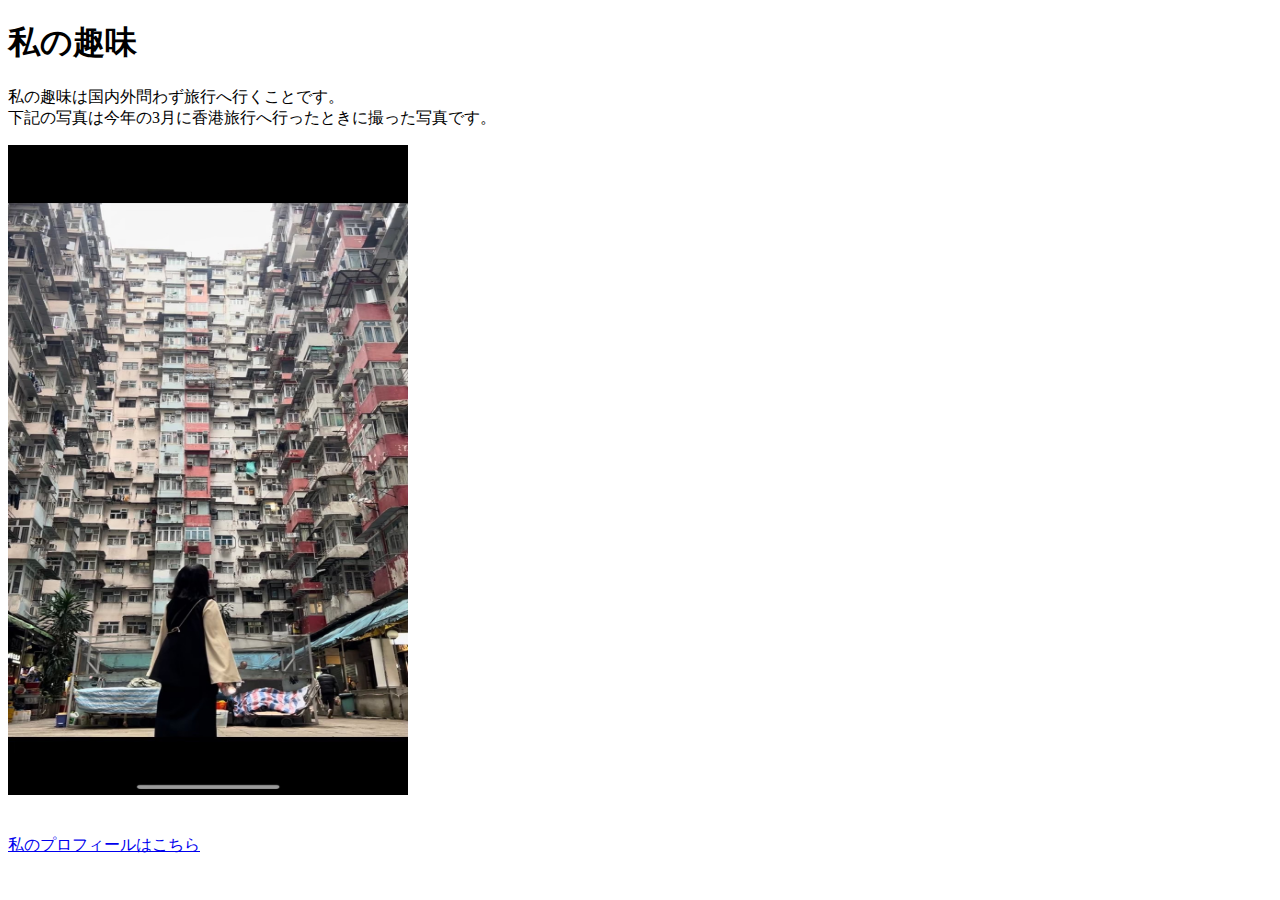
<file: kadai_005/html.html/index.html>
<!DOCTYPE html>
<html>
<head>
  <title>5章課題</title>
  <meta name="description" content="このページは5章の課題です"
  <meta charset="utf-8">
</head>
<body>
 <header>
  <h1>私の趣味</h1>
 </header>
 <p>私の趣味は国内外問わず旅行へ行くことです。
 <br> 下記の写真は今年の3月に香港旅行へ行ったときに撮った写真です。
 </p>
<img src="../images/img_hongkong.JPG" alt="香港写真" width="400px" height="650px">
<br>
<br>
<br>
<a href="https://twitter.com/samuraijuku">私のプロフィールはこちら</a>
</body>
</html>
</file>
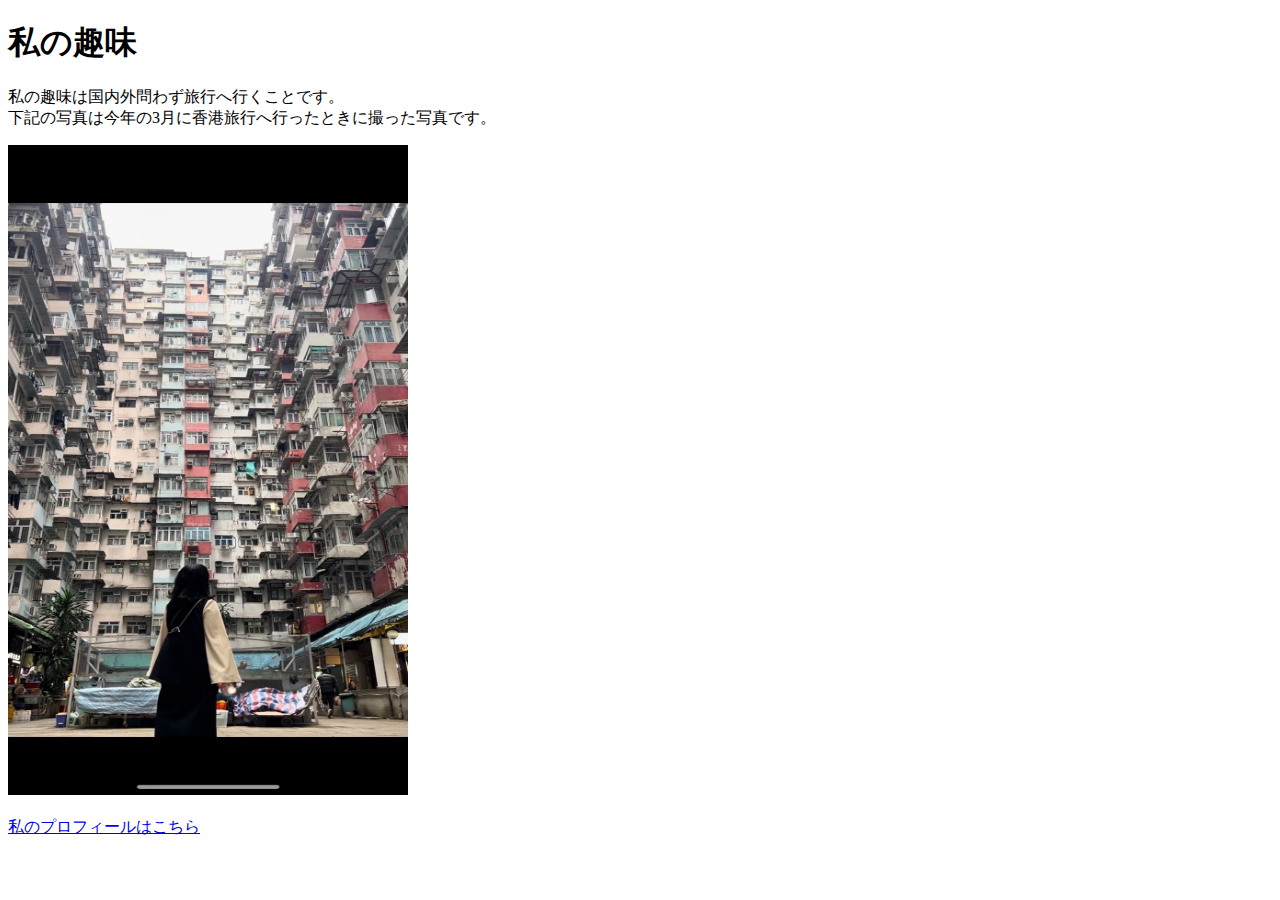
<file: kadai_005/index.html/index.html>
<!DOCTYPE html>
<html>
<head>
  <title>5章課題</title>
  <meta name="description" content="このページは5章の課題です"
  <meta charset="utf-8">
</head>
<body>
 <header>
  <h1>私の趣味</h1>
 </header>
 <p>私の趣味は国内外問わず旅行へ行くことです。
 <br> 下記の写真は今年の3月に香港旅行へ行ったときに撮った写真です。
 </p>
<img src="../image/IMG_0269.JPG"width="400"height="650"
<br>
<br>
<br>
<a href="https://twitter.com/samuraijuku">私のプロフィールはこちら</a>

</body>




</html>
</file>
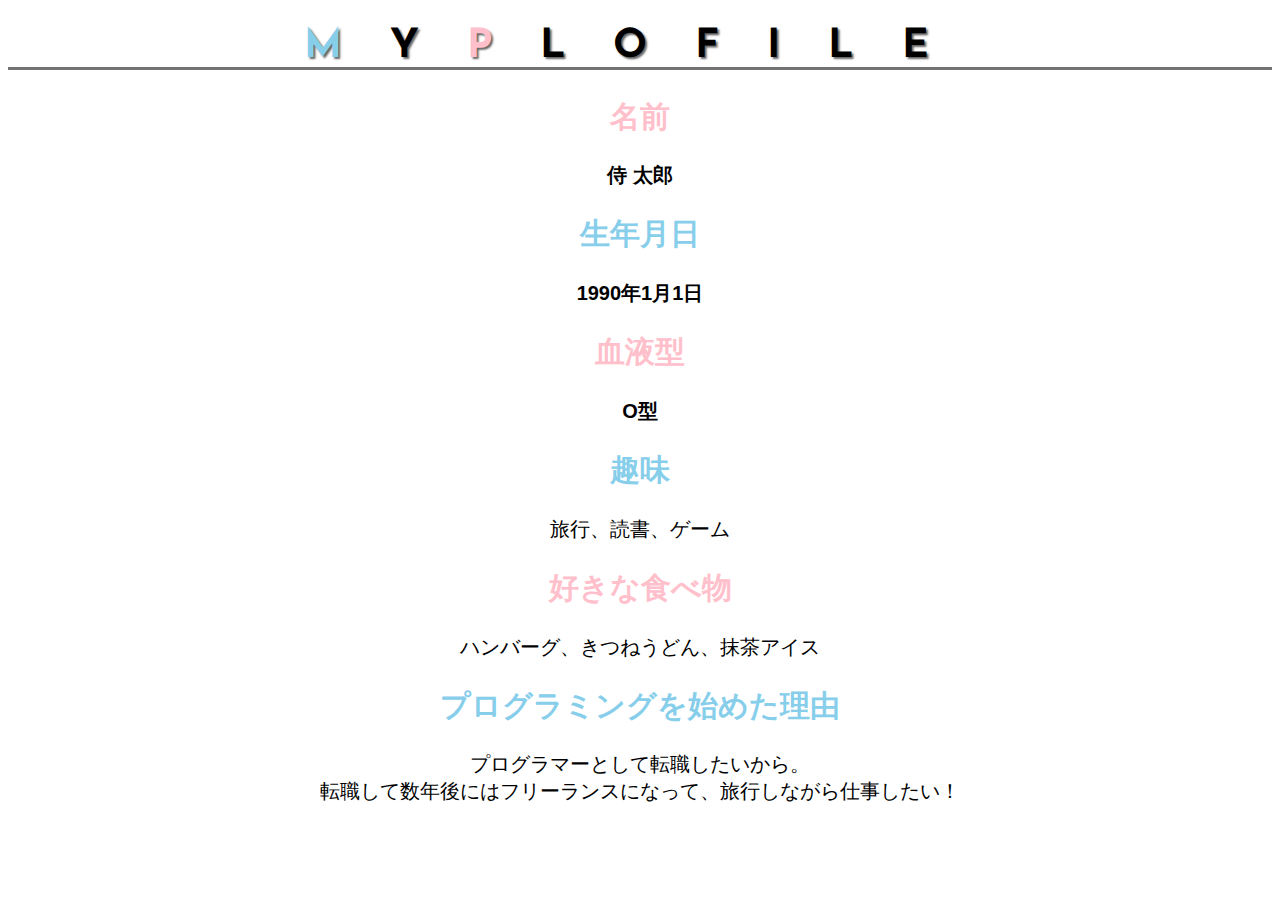
<file: kadai_014/kadai_014.html>
<!DOCTYPE html>
<html>
<head>
 <title>14章課題</title>
<meta neme="description" content="このページは14章の課題です。">
<meta charset="utf-8">
<link rel="stylesheet" href="style.css">
<link rel="preconnect" href="https://fonts.googleapis.com">
<link rel="preconnect" href="https://fonts.gstatic.com" crossorigin>
<link href="https://fonts.googleapis.com/css2?family=Edu+AU+VIC+WA+NT+Hand:wght@400..700&family=Josefin+Sans:ital,wght@0,100..700;1,100..700&family=Noto+Color+Emoji&family=Noto+Sans+JP:wght@100..900&display=swap" rel="stylesheet">
</head>
<body>
 <header>
  <h1 style="text-decoration:underline;text-decoration: rgb(115,115,114);"><span class="fonttest">M</span>Y<span class="fonttest2">P</span>LOFILE</h1>
 </header>
 <main>
  <div id="basic"><h2 class="fonttest2">名前</h2>
  <p>侍 太郎</p> 
  <h2 class="fonttest">生年月日</h2>
  <p>1990年1月1日</p>
  <h2 class="fonttest2">血液型</h2>
  <p>O型</p></div>
  <h2 class="fonttest">趣味</h2>
  <p>旅行、読書、ゲーム</p>
  <h2 class="fonttest2">好きな食べ物</h2>
  <p>ハンバーグ、きつねうどん、抹茶アイス</p>
  <h2 class="fonttest">プログラミングを始めた理由</h2>
  <p>プログラマーとして転職したいから。
  <br>転職して数年後にはフリーランスになって、旅行しながら仕事したい！</p>
 </main>
</body>
</html>
</file>
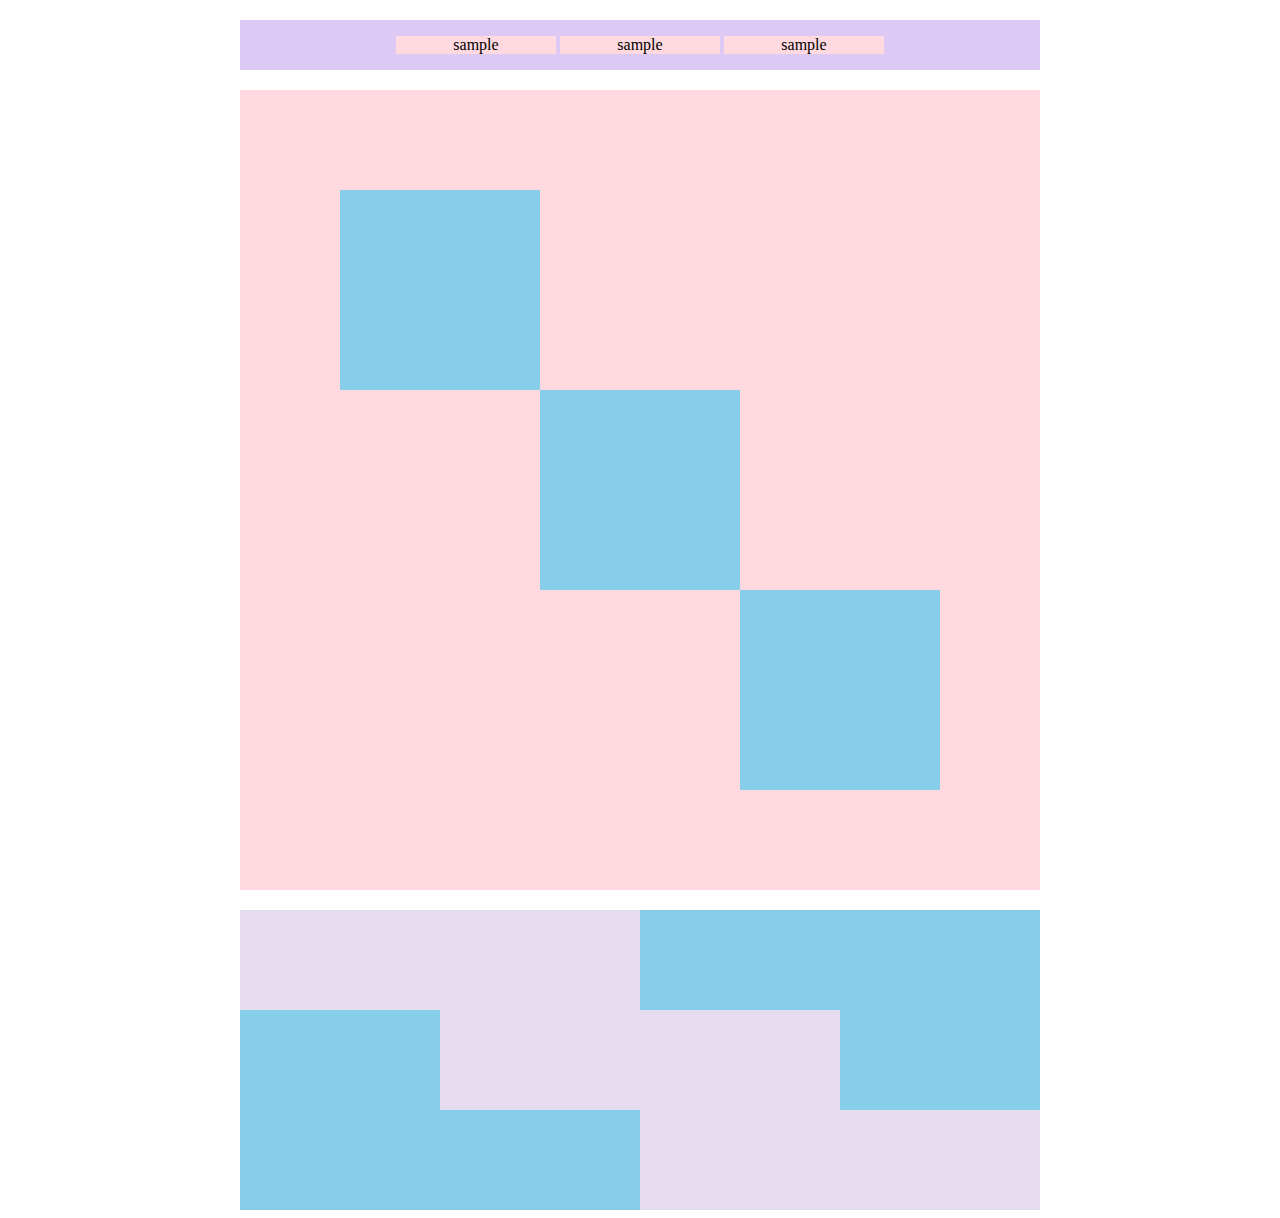
<file: kadai_018/kadai_018.html>
<!DOCTYPE html>
<html>
<head>
 <title>18章課題</title>
 <meta charset="utf-8">
 <meta name="description" content="このページは18章の課題です">
 <link rel="stylesheet" href="style.css">
</head>
<body>
<div id="top">
 <p class="top-child">sample</p>
 <p class="top-child">sample</p>
 <p class="top-child">sample</p>
</div>
<div id="middle">
 <div id="middle-child01"></div>
 <div id="middle-child02"></div>
 <div id="middle-child03"></div>
</div>
<div id="bottom">
 <div id="bottom-child01"></div>
 <div id="bottom-child02"></div>
 <div id="bottom-child03"></div>
</div>
</body>
</html>
</file>
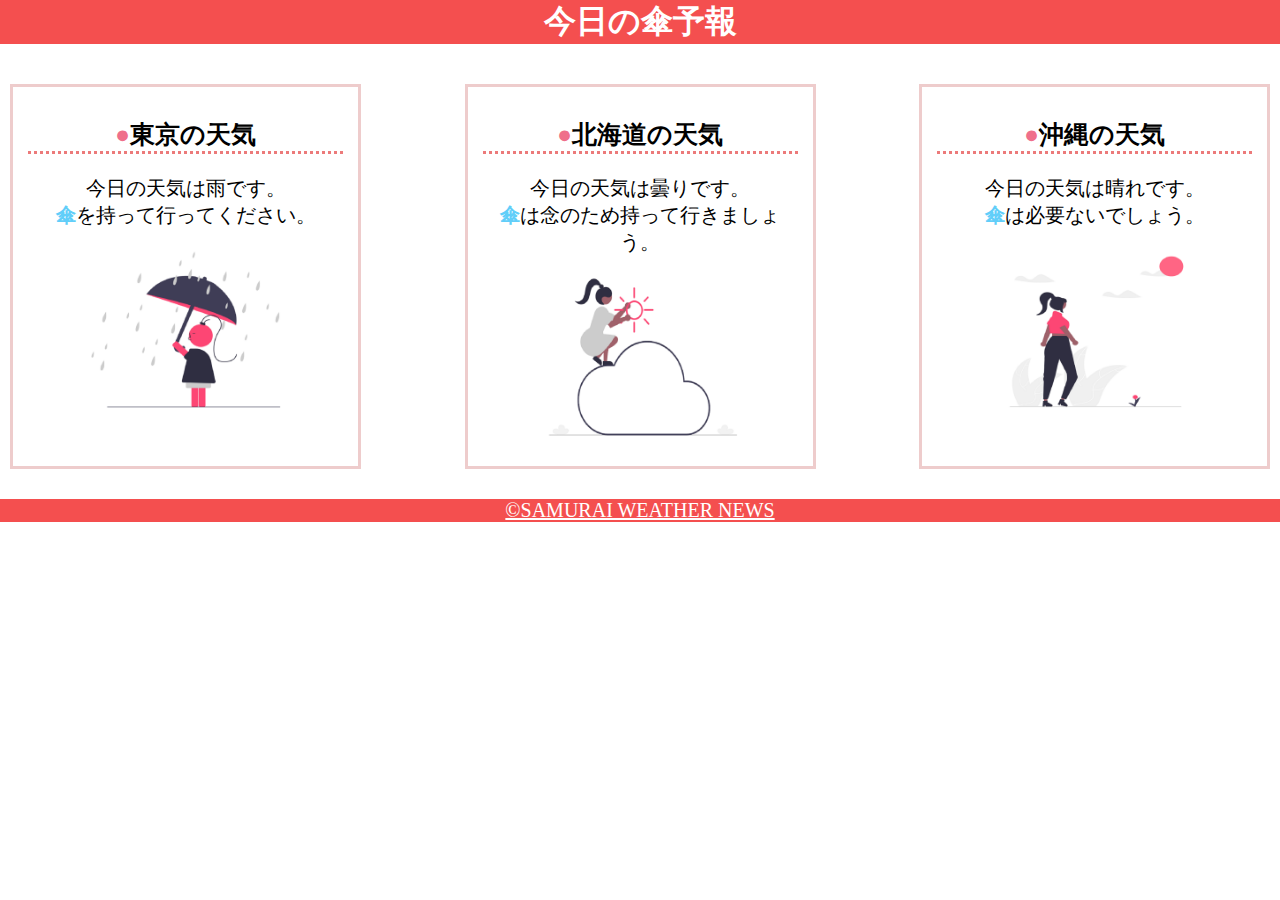
<file: kadai_022/kadai_022.html>
<!DOCTYPE html>
<html>
<head>
<title>22章課題</title>
<meta name="description" content="このページは22章の課題です。">
<meta charset="UTF-8">
<link rel="stylesheet" href="style.css">
<meta name="viewport" content="width=device-width, initial-scale=1.0">
<!-- <link rel="preconnect" href="https://fonts.gstatic.com" crossorigin> -->
<!-- <link href="https://fonts.googleapis.com/css2? -->
<!-- family=Josefin+Sans&display=swap" rel="stylesheet"> -->
</head>
<body>
  <header>
   <h1>今日の傘予報</h1>
   </header>
   <main>
   <div id="parent">
   <div class="contents">
   <h2>東京の天気</h2>
   <p>今日の天気は雨です。</p>
   <p>傘を持って行ってください。</p>
   <img src="images/rainy.png">
   <!-- <img src="./images/rainy.png" alt="rainy"> -->
   </div>
   <div class="contents">
   <h2>北海道の天気</h2>
   <p>今日の天気は曇りです。</p>
   <p>傘は念のため持って行きましょう。</p>
   <img src="./images/cloudy.png" alt="sunny">
   </div>
   <div class="contents">
   <h2>沖縄の天気</h2>
   <p>今日の天気は晴れです。</p>
   <p>傘は必要ないでしょう。</p>
   <img src="./images/sunny.png" alt="cloudy">
   </div>
   </div>
   </main>
   <footer>
   <a class="link" href="https://www.sejuku.net/corp/">&copy;SAMURAI WEATHER NEWS
   </a>
</footer>
</body>
</html>
</file>
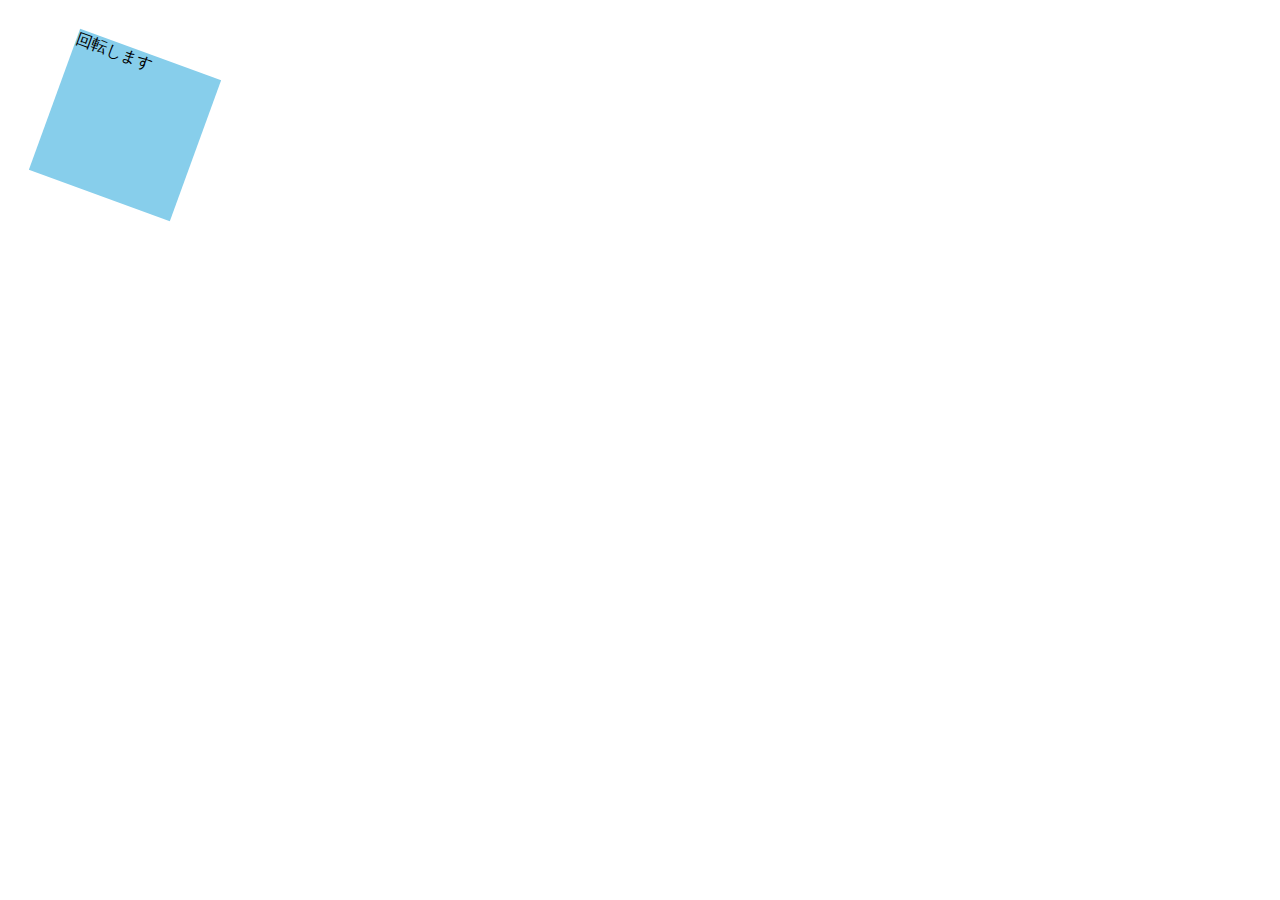
<file: kadai_mdn_css/mdn.html>
<!DOCTYPE html>
<html>
<head>
    <style>
        div {
            position: absolute;
            left: 50px;
            top: 50px;
            width: 150px;
            height: 150px;
            background-color: skyblue;
        }
        div{
            transform: rotate(20deg);
        }
    </style>
</head>

<body>
    <div>
        回転します
    </div>

</body>

</html>
</file>
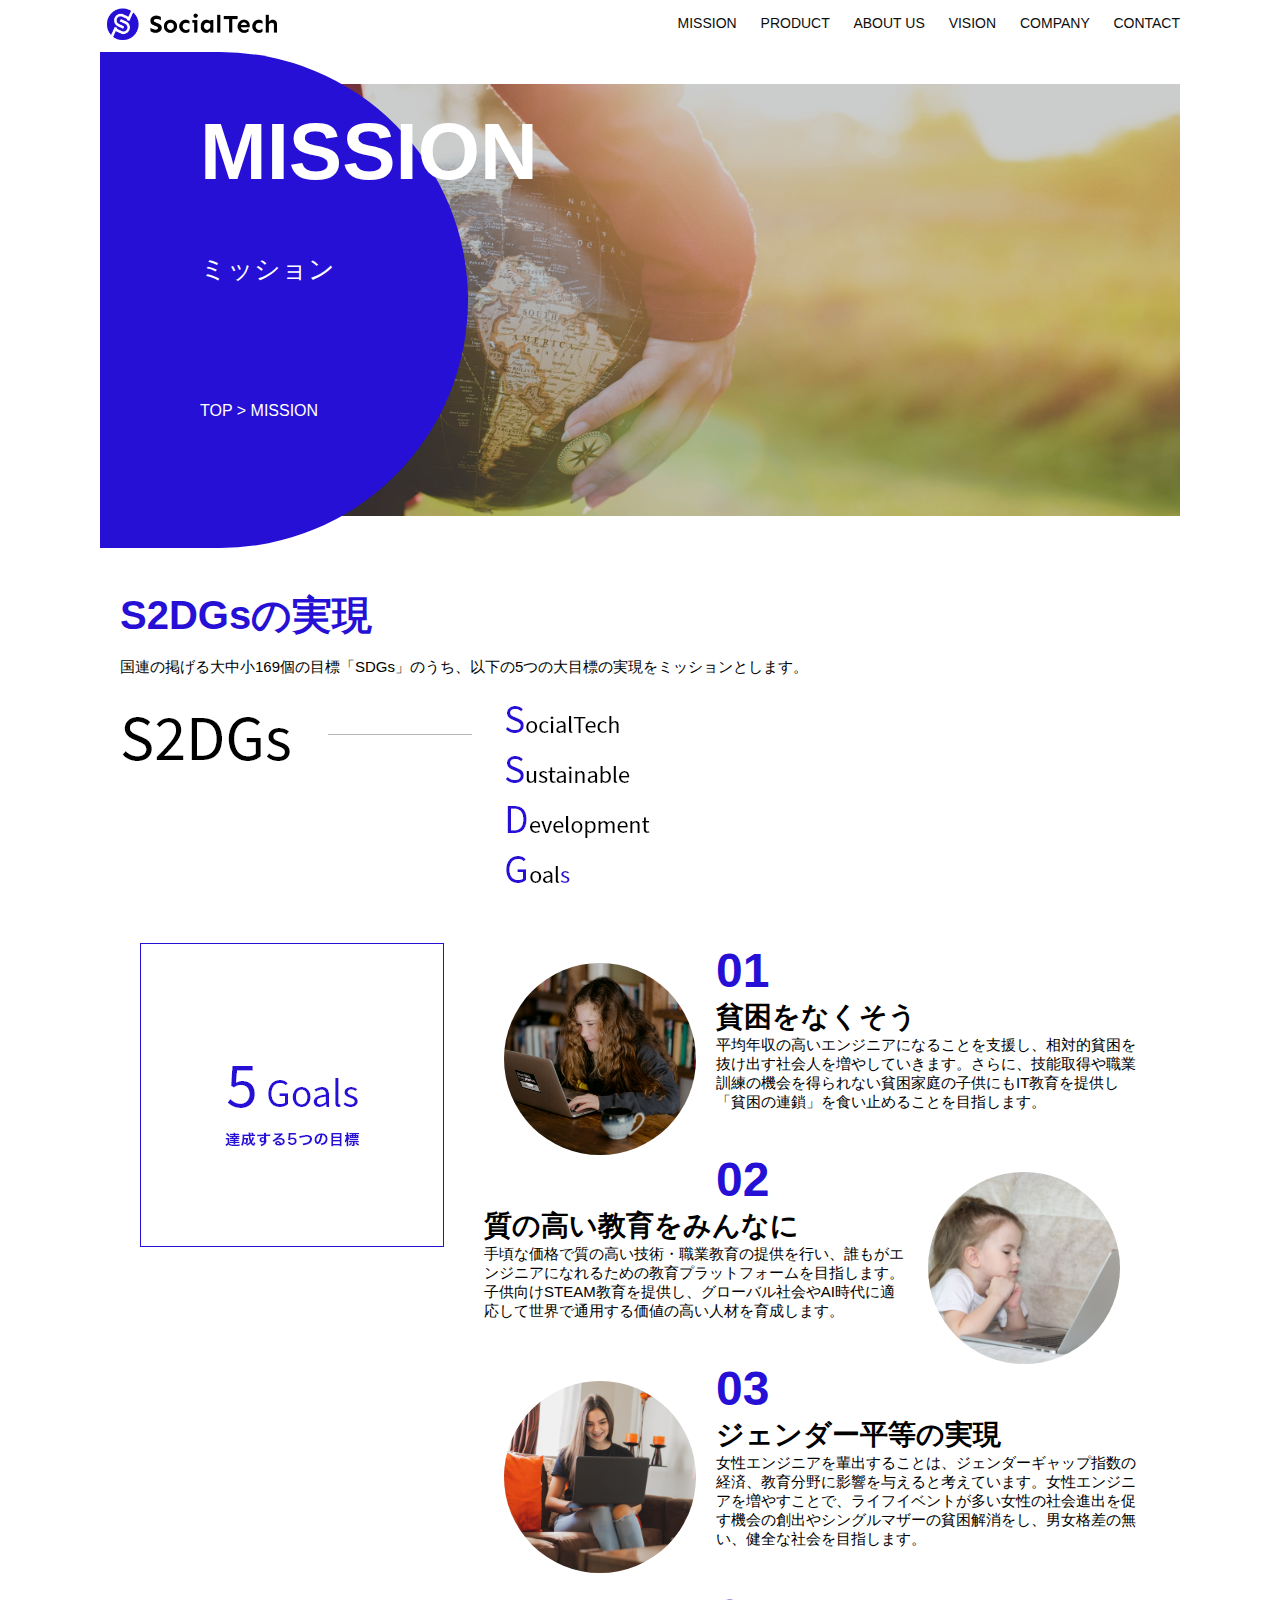
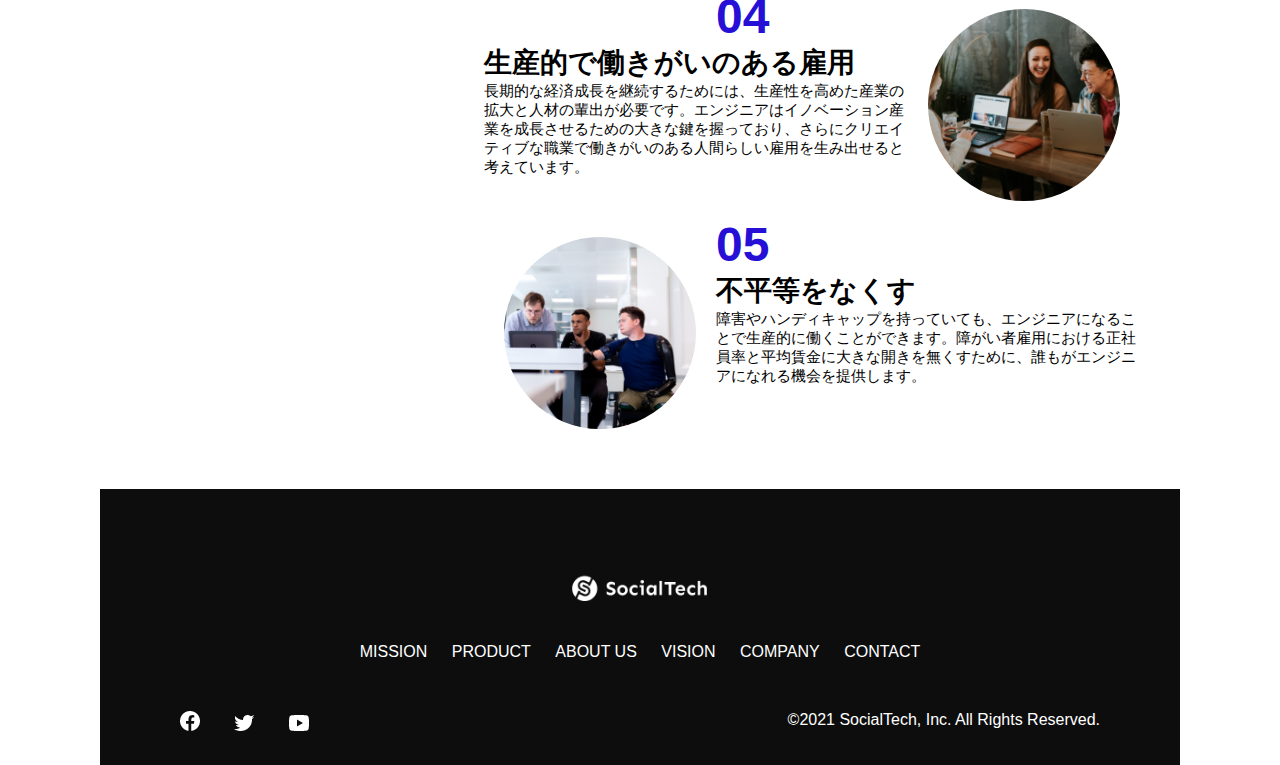
<file: kadai_tutorial_output/mission.html>
<!DOCTYPE html>
<html>

<head>
    <title>SocialTech - MISSON ミッション -</title>
    <meta charset="utf-8">
    <meta name="description" content="SocialTechが目指す5つの目標（S2DGs）を紹介します">
    <meta name="viewport" content="width=device-width, initial-scale=1.0">
    <link rel="stylesheet" href="style.css">
</head>

<body>
    <!-- ヘッダー -->
    <header>
        <!-- ロゴ -->
        <a href="index.html" id="logo"><img src="images/logo.png" alt="トップページに戻る"></a>

        <!-- PC用ナビゲーション -->
        <nav id="nav-pc">
            <a href="mission.html">MISSION</a>
            <a href="product.html">PRODUCT</a>
            <a href="index.html#aboutus">ABOUT US</a>
            <a href="index.html#vision">VISION</a>
            <a href="index.html#company">COMPANY</a>
            <a href="index.html#contact">CONTACT</a>
        </nav>

        <!-- スマホ用メニューボタン -->
        <img id="menu-sp" src="images/button-menu.png" alt="ナビゲーションを開く"
            onclick="document.getElementById('nav-sp').style.display = 'block'">

        <!-- スマホ用ナビゲーション -->
        <nav id="nav-sp">
            <img id="close" src="images/button-close.png" alt="ナビゲーションを閉じる"
                onclick="document.getElementById('nav-sp').style.display = 'none'">
            <a id="logo-sp" href="index.html" onclick="document.getElementById('nav-sp').style.display = 'none'"><img
                    src="images/logo-sp.png" alt="トップページに戻る"></a>
            <a class="menu" href="mission.html"
                onclick="document.getElementById('nav-sp').style.display = 'none'">MISSION</a>
            <a class="menu" href="product.html"
                onclick="document.getElementById('nav-sp').style.display = 'none'">PRODUCT</a>
            <a class="menu" href="index.html#aboutus"
                onclick="document.getElementById('nav-sp').style.display = 'none'">ABOUT US</a>
            <a class="menu" href="index.html#vision"
                onclick="document.getElementById('nav-sp').style.display = 'none'">VISION</a>
            <a class="menu" href="index.html#company"
                onclick="document.getElementById('nav-sp').style.display = 'none'">COMPANY</a>
            <a class="menu" href="index.html#contact"
                onclick="document.getElementById('nav-sp').style.display = 'none'">CONTACT</a>
            <div id="sns">
                <a href="https://www.facebook.com/sejuku2013"><img src="images/button-facebook.png"
                        alt="Facebookのリンク"></a>
                <a href="https://twitter.com/samuraijuku"><img src="images/button-twitter.png" alt="Twitterのリンク"></a>
                <a href="https://www.youtube.com/channel/UCCFOQO5aDK0xXam4cUQXT8g"><img src="images/button-youtube.png"
                        alt="YouTubeのリンク"></a>
            </div>
        </nav>
    </header>
    <main>
        <article>
            <section id="mission-main">
                <div id="mission-title">
                    <h1>MISSION</h1>
                    <span>ミッション</span>
                    <div>TOP > MISSION</div>
                </div>
            </section>
            <section id="mission-s2dgs">
                <h2 class="mission-h2">S2DGsの実現</h2>
                <p>国連の掲げる大中小169個の目標「SDGs」のうち、以下の5つの大目標の実現をミッションとします。</p>
                <img src="images/mission/mission-s2dgs.png" alt="S2DGs">
            </section>
            <section id="mission-5goals">
                <div>
                    <img id="s2dgs-image" src="images/mission/mission-5goals.png" alt="5Goals">
                </div>
                <div>
                    <div>
                        <img class="fivegoals-image-left" src="images/mission/mission-5goals01.png" alt="PCを操作する女の子">
                        <span class="fivegoals-number">01</span>
                        <h3 class="fivegoals-h3">貧困をなくそう</h3>
                        <p class="fivegoals-p">
                            平均年収の高いエンジニアになることを支援し、相対的貧困を抜け出す社会人を増やしていきます。さらに、技能取得や職業訓練の機会を得られない貧困家庭の子供にもIT教育を提供し「貧困の連鎖」を食い止めることを目指します。
                        </p>
                    </div>
                    <div>
                        <img class="fivegoals-image-right" src="images/mission/mission-5goals02.png"
                            alt="PCを見つめる小さい女の子">
                        <span class="fivegoals-number">02</span>
                        <h3 class="fivegoals-h3">質の高い教育をみんなに</h3>
                        <p class="fivegoals-p">
                            手頃な価格で質の高い技術・職業教育の提供を行い、誰もがエンジニアになれるための教育プラットフォームを目指します。子供向けSTEAM教育を提供し、グローバル社会やAI時代に適応して世界で通用する価値の高い人材を育成します。
                        </p>
                    </div>
                    <div>
                        <img class="fivegoals-image-left" src="images/mission/mission-5goals03.png" alt="PCを操作する女性">

                        <span class="fivegoals-number">03</span>
                        <h3 class="fivegoals-h3">ジェンダー平等の実現</h3>
                        <p class="fivegoals-p">
                            女性エンジニアを輩出することは、ジェンダーギャップ指数の経済、教育分野に影響を与えると考えています。女性エンジニアを増やすことで、ライフイベントが多い女性の社会進出を促す機会の創出やシングルマザーの貧困解消をし、男女格差の無い、健全な社会を目指します。
                        </p>
                    </div>
                    <div>
                        <img class="fivegoals-image-right" src="images/mission/mission-5goals04.png" alt="笑顔で話し合う3人の男女">
                        <span class="fivegoals-number">04</span>
                        <h3 class="fivegoals-h3">生産的で働きがいのある雇用</h3>
                        <p class="fivegoals-p">
                            長期的な経済成長を継続するためには、生産性を高めた産業の拡大と人材の輩出が必要です。エンジニアはイノベーション産業を成長させるための大きな鍵を握っており、さらにクリエイティブな職業で働きがいのある人間らしい雇用を生み出せると考えています。
                        </p>
                    </div>
                    <div>
                        <img class="fivegoals-image-left" src="images/mission/mission-5goals05.png"
                            alt="障害を持つ男性が生き生きと働く様子">
                        <span class="fivegoals-number">05</span>
                        <h3 class="fivegoals-h3">不平等をなくす</h3>
                        <p class="fivegoals-p">
                            障害やハンディキャップを持っていても、エンジニアになることで生産的に働くことができます。障がい者雇用における正社員率と平均賃金に大きな開きを無くすために、誰もがエンジニアになれる機会を提供します。
                        </p>
                    </div>
                </div>
            </section>
        </article>
        <footer>
            <div id="footer-logo">
                <img src="images/logo-sp.png" alt="SocialTech">
            </div>
            <div id="footer-link">
                <a href="mission.html">MISSION</a>
                <a href="product.html">PRODUCT</a>
                <a href="index.html#aboutus">ABOUT US</a>
                <a href="index.html#vision">VISION</a>
                <a href="index.html#company">COMPANY</a>
                <a href="index.html#contact">CONTACT</a>
            </div>
            <div id="sns-footer">
                <a href="https://www.facebook.com/sejuku2013"><img src="images/button-facebook.png"
                        alt="Facebookのリンク"></a>
                <a href="https://twitter.com/samuraijuku"><img src="images/button-twitter.png" alt="Twitterのリンク"></a>
                <a href="https://www.youtube.com/channel/UCCFOQO5aDK0xXam4cUQXT8g"><img src="images/button-youtube.png"
                        alt="YouTubeのリンク"></a>
                <span id="copyright">&copy;2021 SocialTech, Inc. All Rights Reserved. </span>
            </div>
        </footer>
    </main>
</body>

</html>
</file>
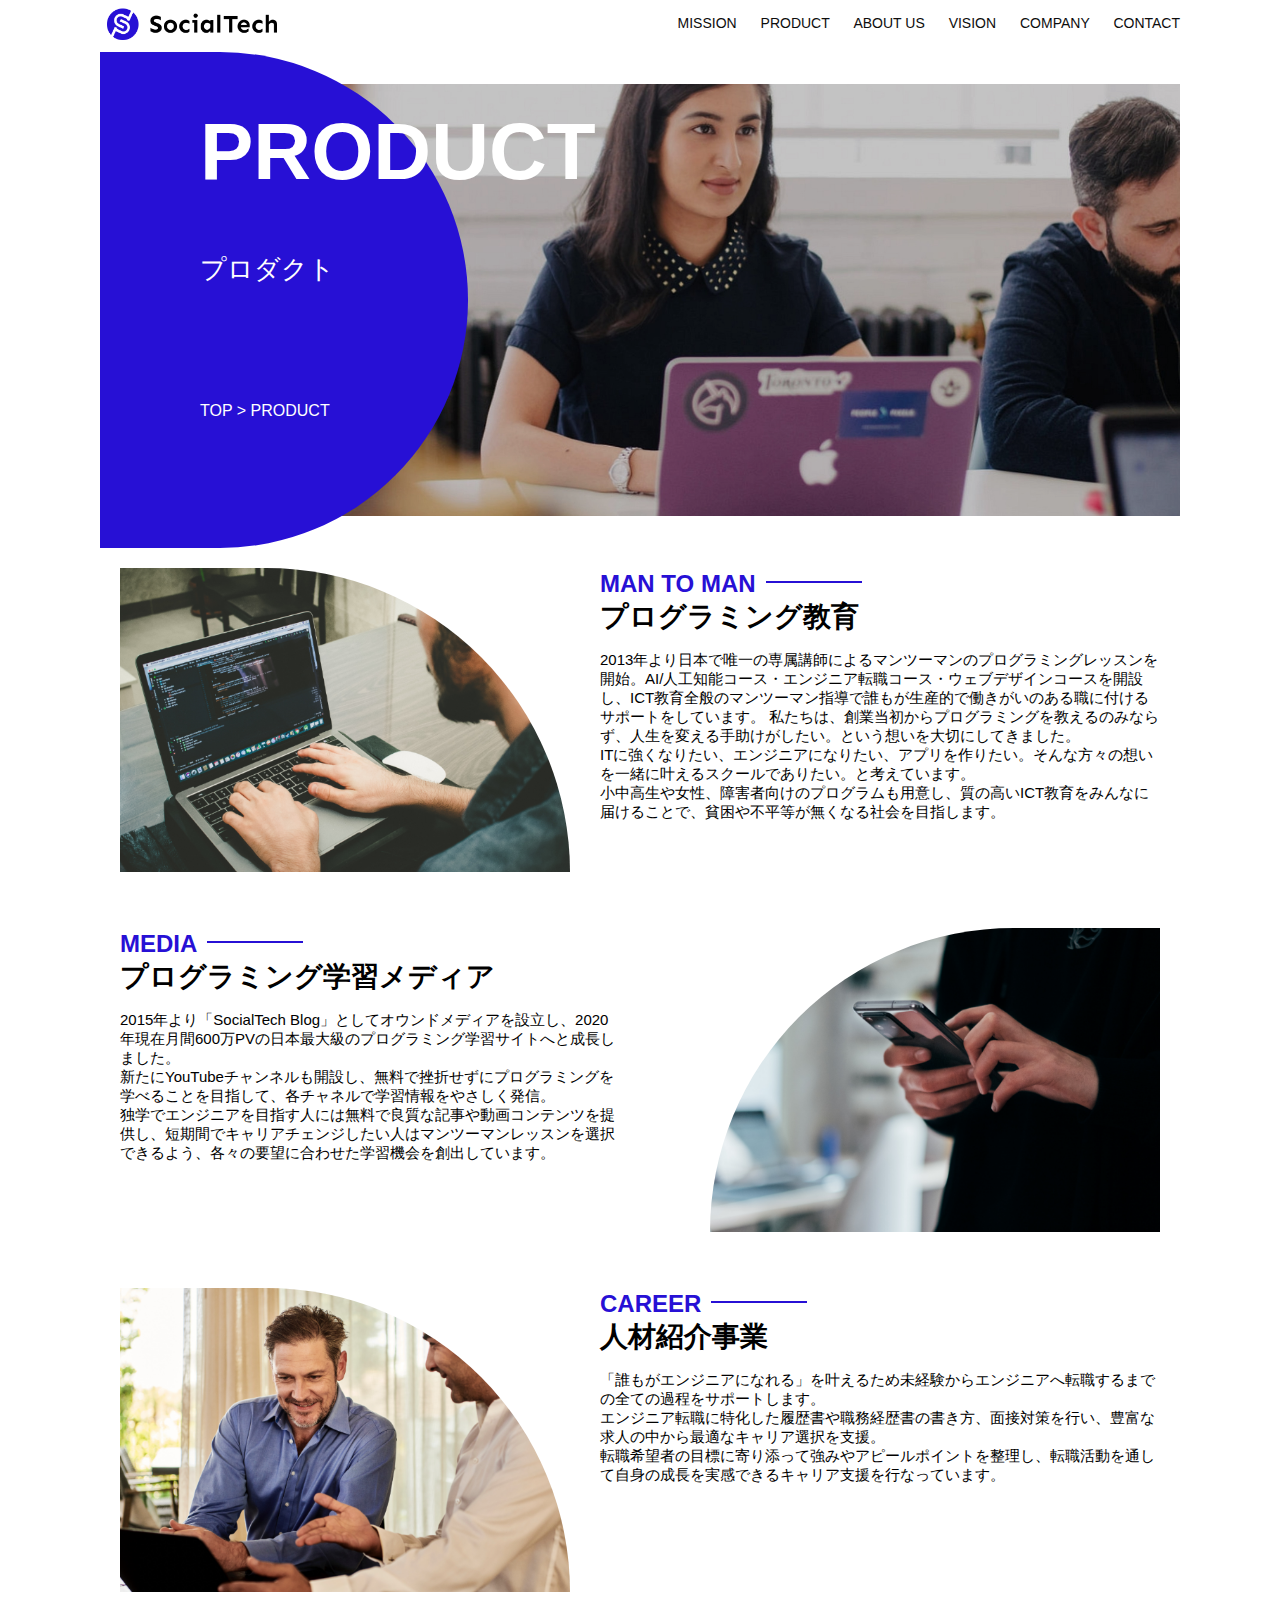
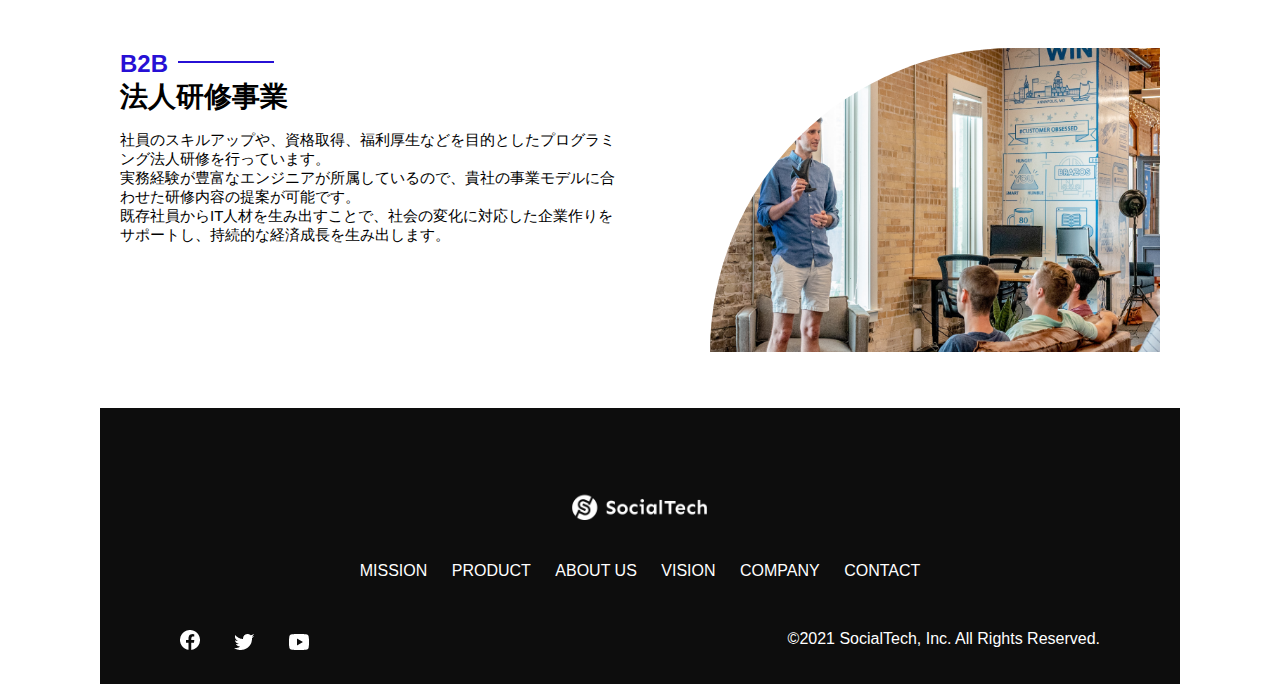
<file: kadai_tutorial_output/product.html>
<!DOCTYPE html>
<html>

<head>
    <title>SocialTech -PRODUCT プロダクト- </title>
    <meta charset="utf-8">
    <meta name="description" content="SocialTechの4つのプロダクトを紹介します">
    <meta name="viewport" content="width=device-width, initial-scale=1.0">
    <link rel="stylesheet" href="style.css">
</head>

<body>
    <!-- ヘッダー -->
    <header>
        <!-- ロゴ -->
        <a href="index.html" id="logo"><img src="images/logo.png" alt="トップページに戻る"></a>

        <!-- PC用ナビゲーション -->
        <nav id="nav-pc">
            <a href="mission.html">MISSION</a>
            <a href="product.html">PRODUCT</a>
            <a href="index.html#aboutus">ABOUT US</a>
            <a href="index.html#vision">VISION</a>
            <a href="index.html#company">COMPANY</a>
            <a href="index.html#contact">CONTACT</a>
        </nav>

        <!-- スマホ用メニューボタン -->
        <img id="menu-sp" src="images/button-menu.png" alt="ナビゲーションを開く"
            onclick="document.getElementById('nav-sp').style.display = 'block'">

        <!-- スマホ用ナビゲーション -->
        <nav id="nav-sp">
            <img id="close" src="images/button-close.png" alt="ナビゲーションを閉じる"
                onclick="document.getElementById('nav-sp').style.display = 'none'">
            <a id="logo-sp" href="index.html" onclick="document.getElementById('nav-sp').style.display = 'none'"><img
                    src="images/logo-sp.png" alt="トップページに戻る"></a>
            <a class="menu" href="mission.html"
                onclick="document.getElementById('nav-sp').style.display = 'none'">MISSION</a>
            <a class="menu" href="product.html"
                onclick="document.getElementById('nav-sp').style.display = 'none'">PRODUCT</a>
            <a class="menu" href="index.html#aboutus"
                onclick="document.getElementById('nav-sp').style.display = 'none'">ABOUT US</a>
            <a class="menu" href="index.html#vision"
                onclick="document.getElementById('nav-sp').style.display = 'none'">VISION</a>
            <a class="menu" href="index.html#company"
                onclick="document.getElementById('nav-sp').style.display = 'none'">COMPANY</a>
            <a class="menu" href="index.html#contact"
                onclick="document.getElementById('nav-sp').style.display = 'none'">CONTACT</a>
            <div id="sns">
                <a href="https://www.facebook.com/sejuku2013"><img src="images/button-facebook.png"
                        alt="Facebookのリンク"></a>
                <a href="https://twitter.com/samuraijuku"><img src="images/button-twitter.png" alt="Twitterのリンク"></a>
                <a href="https://www.youtube.com/channel/UCCFOQO5aDK0xXam4cUQXT8g"><img src="images/button-youtube.png"
                        alt="YouTubeのリンク"></a>
            </div>
        </nav>
    </header>
    <main>
        <article>
            <section id="product-main">
                <div id="product-title">
                    <h1>PRODUCT</h1>
                    <span>プロダクト</span>
                    <div>TOP > PRODUCT</div>
                </div>
            </section>
            <section class="product-section1">
                <img src="images/product/product-mantoman.png" alt="PCでコードを書く男性">
                <div>
                    <h2 class="product-h2">MAN TO MAN</h2>
                    <h3 class="product-h3">プログラミング教育</h3>
                    <p>2013年より日本で唯一の専属講師によるマンツーマンのプログラミングレッスンを開始。AI/人工知能コース・エンジニア転職コース・ウェブデザインコースを開設し、ICT教育全般のマンツーマン指導で誰もが生産的で働きがいのある職に付けるサポートをしています。
                        私たちは、創業当初からプログラミングを教えるのみならず、人生を変える手助けがしたい。という想いを大切にしてきました。<br>ITに強くなりたい、エンジニアになりたい、アプリを作りたい。そんな方々の想いを一緒に叶えるスクールでありたい。と考えています。<br>小中高生や女性、障害者向けのプログラムも用意し、質の高いICT教育をみんなに届けることで、貧困や不平等が無くなる社会を目指します。
                    </p>
                </div>
            </section>
            <section class="product-section2">
                <div>
                    <h2 class="product-h2">MEDIA</h2>
                    <h3 class="product-h3">プログラミング学習メディア</h3>
                    <p>2015年より「SocialTech
                        Blog」としてオウンドメディアを設立し、2020年現在月間600万PVの日本最大級のプログラミング学習サイトへと成長しました。<br>新たにYouTubeチャンネルも開設し、無料で挫折せずにプログラミングを学べることを目指して、各チャネルで学習情報をやさしく発信。<br>独学でエンジニアを目指す人には無料で良質な記事や動画コンテンツを提供し、短期間でキャリアチェンジしたい人はマンツーマンレッスンを選択できるよう、各々の要望に合わせた学習機会を創出しています。
                    </p>
                </div>
                <img src="images/product/product-media.png" alt="スマートフォンを操作する人">
            </section>
            <section class="product-section1">
                <img src="images/product/product-career.png" alt="笑顔で話し合う2人の男性">
                <div>
                    <h2 class="product-h2">CAREER</h2>
                    <h3 class="product-h3">人材紹介事業</h3>
                    <p>「誰もがエンジニアになれる」を叶えるため未経験からエンジニアへ転職するまでの全ての過程をサポートします。<br>エンジニア転職に特化した履歴書や職務経歴書の書き方、面接対策を行い、豊富な求人の中から最適なキャリア選択を支援。<br>転職希望者の目標に寄り添って強みやアピールポイントを整理し、転職活動を通して自身の成長を実感できるキャリア支援を行なっています。<br>
                    </p>
                </div>
            </section>
            <section class="product-section2">
                <div>
                    <h2 class="product-h2">B2B</h2>
                    <h3 class="product-h3">法人研修事業</h3>
                    <p>社員のスキルアップや、資格取得、福利厚生などを目的としたプログラミング法人研修を行っています。<br>実務経験が豊富なエンジニアが所属しているので、貴社の事業モデルに合わせた研修内容の提案が可能です。<br>既存社員からIT人材を生み出すことで、社会の変化に対応した企業作りをサポートし、持続的な経済成長を生み出します。
                    </p>
                </div>
                <img src="images/product/product-b2b.png" alt="講演中の男性とそれを聴く人々">
            </section>
        </article>
        <footer>
            <div id="footer-logo">
                <img src="images/logo-sp.png" alt="SocialTech">
            </div>
            <div id="footer-link">
                <a href="mission.html">MISSION</a>
                <a href="product.html">PRODUCT</a>
                <a href="index.html#aboutus">ABOUT US</a>
                <a href="index.html#vision">VISION</a>
                <a href="index.html#company">COMPANY</a>
                <a href="index.html#contact">CONTACT</a>
            </div>
            <div id="sns-footer">
                <a href="https://www.facebook.com/sejuku2013"><img src="images/button-facebook.png"
                        alt="Facebookのリンク"></a>
                <a href="https://twitter.com/samuraijuku"><img src="images/button-twitter.png" alt="Twitterのリンク"></a>
                <a href="https://www.youtube.com/channel/UCCFOQO5aDK0xXam4cUQXT8g"><img src="images/button-youtube.png"
                        alt="YouTubeのリンク"></a>
                <span id="copyright">&copy;2021 SocialTech, Inc. All Rights Reserved. </span>
            </div>
        </footer>
    </main>
</body>

</html>
</file>
<file: html-css-kadai_013/style.css>
/* PC, スマホ共通スタイル */
body {
    color: black;
    font-family: "Source Sans Pro", "Hiragino kaku Gothic ProN", Meiryo, Arial, sans-serif;
  }
  
  p {
    font-size: 15px;
  }
  
  #main-visual > img {
    width: 100%;
  }
  
  /* PC用スタイル */
  @media screen and (min-width: 768px) {
       /* AI先生のもと下記記入 */
       #menu-sp, #nav-sp {
          display: none;}
    }
    /* 横幅設定 */
    body {
        max-width: 1080px;
        min-width: 960px;
        margin: 0 auto;
    }
  
    /* ヘッダー */
    header {
        display: flex;
        justify-content: space-between;
    }
  
    /* ナビゲーションのレイアウト */
    #nav-pc {
        text-align: right;
        font-size: 14px;
        padding-top: 15px;
    }
  
    /* ナビゲーションのリンクの装飾設定 */
    #nav-pc a{
        text-decoration: none;
        margin-left: 20px;
        color: black;
    }
  
    #nav-pc a:link {
        color: black;
    }
  
    #nav-pc a:hover{
        color:black;
        text-decoration: underline;
    }
    #nav-pc a:visited
    ｛color:black;
    ｝
  
    #nav-pc a:active {
        color: black;
    }
  
  /* スマートフォン用スタイル */
  @media screen and (max-width: 767px) {
    body {
        min-width: 375px;
        margin: 0;
    }
  
    #nav-pc {
        display: none;
    }
  
    /* ハンバーガーメニュー */
    #menu-sp {
        /* float: right;
        padding: 0; */
        /* AI先生のもと上記消去、下記記入 */
        float: right;
        padding: 0;
        background: none;
        border: none;
        cursor: pointer;
    }
  
    /* スマートフォン用ナビゲーション */
    #nav-sp {
        background-color: #ce933e;
        position: absolute;
        left: 0;
        top: 0;
        height: 100%;
        width: 100%;
        display: none;
        z-index: 100;
    }
   #nav-sp a{color: #ffffff;}
  ul{list-style: none;
     padding-left: 0;}
    
  
    /* xボタン */
    /* AI先生指導のもとコーディング */
    #close {
    position: absolute;
    top: 20px;
    right: 20px;
    background: none;
    border: none;
    font-size: 24px;
    color: #ffffff;
    cursor: pointer;
    }
  
    /* ナビゲーションロゴ */
    #logo-sp {
        /* margin: 80px 0 30px 20px; */
        /* AI先生のもと上記消去、下記追記 */
          display: block;
          margin: auto; 
          margin-top: 60px;
          margin-bottom: 30px;
          margin-left: 20px;
    }
  
    #nav-sp a{
        display: block;
    }
  
    #nav-sp a:link{
        color: #ffffff;
    }
  
    #nav-sp a:visited{
        color: #ffffff;
    }
  
    #nav-sp a:hover{
      color: #ffffff;
        text-decoration: underline;
    }
  
    #nav-sp a:active{
        color: #ffffff;
    }
    
    #nav-sp a:visited｛
    color:black;
    ｝
  
    #nav-sp .menu {
        text-decoration: none;
        display: block;
        margin: 0 20px;
        height: 44px;
        font-size: 16px;
        background-image: url("images/arrow.png");
        background-repeat: no-repeat;
        background-position: right top;
    }
  }
</file>
<file: kadai_tutorial_output/style.css>
/* PC、スマホ共通スタイル */
body {
    font-family: "Source Sans Pro", "Hiragino Kaku Gothic ProN", Meiryo, Arial,
        sans-serif;
}

p {
    font-size: 15px;
}

.arrow-right {
    color: #2710d5;
}

#submit {
    margin-top: 50px;
}

/*================
 PC用のスタイル
=================*/
@media screen and (min-width: 768px) {
    /* 横幅設定 */
    body {
        max-width: 1080px;
        min-width: 900px;
        margin: 0 auto 0 auto;
    }

    /* ヘッダー */
    header {
        display: flex;
        justify-content: space-between;
    }

    /* ナビゲーションのレイアウト */
    #nav-pc {
        font-size: 14px;
        padding-top: 15px;
    }

    /* ナビゲーションのリンクの装飾設定 */
    #nav-pc > a {
        text-decoration: none;
        margin-left: 20px;
    }
    #nav-pc > a:link {
        color: #0d0d0d;
    }
    #nav-pc > a:visited {
        color: #0d0d0d;
    }
    #nav-pc > a:hover {
        color: #0d0d0d;
        text-decoration: underline;
    }
    #nav-pc > a:active {
        color: #0d0d0d;
    }

    /* スマホ用ナビを非表示 */
    #nav-sp,
    #menu-sp {
        display: none;
    }

    /* メインビジュアル*/
    #main-visual {
        position: relative;
        height: 400px;
    }
    #main-message {
        position: absolute;
        top: 0;
        left: 0;
        background-color: #2710d5;
        color: #ffffff;
        border-radius: 0 0 476px 0;
        max-width: 620px;
        height: 100%;
        width: 100%;
        z-index: 11;
    }
    #main-message > h1 {
        font-size: 60px;
        font-weight: bold;
        margin: 100px 0 0 50px;
    }

    #main-message > p {
        font-size: 28px;
        margin: 0 0 0 50px;
    }
    #main-visual > img {
        max-width: 620px;
        border-radius: 476px 0 0 0;
        position: absolute;
        top: 0;
        right: 0;
        z-index: 10;
    }

    /*見出し*/
    h2 {
        margin: 40px 0 0 0;
    }

    h2::after {
        content: url("images/line.png");
        margin-left: 10px;
    }

    h3 {
        font-size: 27px;
    }

    /* ミッション */
    #mission {
        margin: 80px auto 80px auto;
        width: 100%;
    }

    #mission-flex {
        width: 100%;
        display: flex;
    }

    #mission-flex > div {
        width: 50%;
        margin: 20px;
    }

    #mission-photo {
        width: 100%;
    }

    #s2dgs {
        margin-top: 50px;
        width: 100%;
    }

    /* プロダクト */
    #product {
        background-color: #fafafa;
        margin: 80px 0 80px 0;
        padding: 10px 40px 0px 40px;
    }

    /* 外枠 */
    #product > div {
        margin-top: 40px;
        display: flex;
    }

    /* 左のカラム */
    #product-left {
        width: 50%;
        margin-right: 20px;
    }

    /* 右のカラム */
    #product-right {
        width: 50%;
        margin-left: 20px;
        margin-top: 80px;
    }

    /* 写真＋説明の枠 */
    #product-left > div {
        position: relative;
        height: 480px;
        margin-right: 20px;
    }
    #product-right > div {
        position: relative;
        height: 480px;
        margin-left: 20px;
    }

    /* 写真*/
    .product-photo {
        width: 100%;
    }

    /* 説明文の枠 */
    .product-explain {
        background-color: #ffffff;
        position: absolute;
        left: 0;
        top: 280px;
        margin: 0 40px 0 40px;
        padding: 20px;
        box-shadow: 5px 5px 10px rgba(0, 0, 0, 0.05);
    }

    /* 説明文の英語 */
    .product-explain > span {
        color: #2710d5;
        font-weight: bold;
        font-size: 16px;
        margin: 0px;
    }

    /* 説明文の見出し */
    .product-explain > h3 {
        font-size: 20px;
        margin: 5px 0 5px 0;
    }

    /* 説明文 */
    .product-explain > p {
        font-size: 14px;
        margin: 0;
    }

    /* もっと見るボタン */
    #product-more {
        margin: 0 auto -42px auto;
    }

    /* ABOUT US */
    #aboutus {
        margin: 80px auto 80px auto;
    }

    /* ３つの組織文化と写真を入れる枠 */
    #aboutus > div {
        display: flex;
    }

    /* 写真 */
    .culture-img {
        width: 100%;
        align-self: flex-start;
    }

    .culture-img2 {
        margin-top: 50px;
        width: 100%;
    }

    /* 3つの組織文化の表 */
    .culture-table {
        margin-right: 50px;
    }

    /* 番号 */
    .culture-num {
        font-size: 80px;
        color: #2710d5;
        margin: 0 20px 0 0;
    }

    /* 組織文化英語 */
    .culture-en {
        color: #2710d5;
        font-weight: bold;
        font-size: 24px;
        display: block;
    }

    /* 組織文化日本語 */
    .culture-jp {
        font-size: 28px;
        font-weight: bold;
    }

    /* 説明文 */
    .culture-description {
        margin: 0;
    }

    /* ビジョン */
    #vision {
        margin: 80px auto 80px auto;
    }

    /* セクション内の外枠*/
    #vision > div {
        width: 100%;
        display: flex;
        justify-content: space-between;
        flex-wrap: wrap;
    }

    /*7つの行動指針の枠*/
    .vision-box {
        width: 300px;
        height: 300px;
        margin-bottom: 30px;
        position: relative;
    }

    .vision-box > img {
        width: 100%;
        height: auto;
        position: absolute;
        top: 0;
        left: 0;
        z-index: 30;
    }

    .vision-box > span {
        position: absolute;
        top: 0;
        left: 0;
        z-index: 31;
        margin-right: 20px;
    }

    .vision-box > span > h4 {
        color: #2710d5;
        font-size: 19px;
        margin: 80px 0 0 0;
    }

    .vision-box > span > h4::first-letter {
        font-size: 40px;
    }

    .vision-box > span > h5 {
        font-size: 20px;
        margin: 0 0 0 0;
    }

    .vision-box > span > p {
        margin: 10px 0 0 0;
    }

    /*会社概要*/
    #company {
        margin: 80px auto 80px auto;
    }

    #company-table {
        width: 100%;
    }

    .tableheader {
        text-align: left;
        padding: 20px;
        border-bottom-color: #2710d5;
        border-bottom-width: 1px;
        border-bottom-style: solid;
        width: 100px;
    }

    .tableheader-first {
        text-align: left;
        padding: 20px;
        border-bottom-color: #2710d5;
        border-bottom-width: 1px;
        border-bottom-style: solid;
        border-top-color: #2710d5;
        border-top-width: 1px;
        border-top-style: solid;
        width: 100px;
    }

    .cell {
        padding: 30px;
        border-bottom-color: #ececec;
        border-bottom-width: 1px;
        border-bottom-style: solid;
    }
    .cell-first {
        padding: 30px;
        border-bottom-color: #ececec;
        border-bottom-width: 1px;
        border-bottom-style: solid;
        border-top-color: #ececec;
        border-top-width: 1px;
        border-top-style: solid;
    }

    #company > iframe {
        width: 100%;
        height: 368px;
        margin-top: 40px;
    }

    /* お問い合わせ */
    #contact {
        margin: 80px auto 80px auto;
    }

    /* 外枠 */
    #contact > form > div {
        display: flex;
        flex-direction: row;
        flex-wrap: wrap;
        padding-bottom: 30px;
    }

    /* 左列　見出し */
    .contact-heading {
        width: 240px;
        align-self: center;
    }
    /* 見出しのラベル */
    .contact-label {
        font-weight: bold;
    }
    /* 必須 */
    .contact-span {
        color: #ce2222;
        margin: 0 0 0 20px;
        font-weight: bold;
    }
    /* テキストボックス */
    .contact-textbox {
        border-top: 0px;
        border-left: 0px;
        border-right: 0px;
        border-bottom-width: 1px;
        border-bottom-color: #707070;
        border-style: solid;
        background-color: #fafafa;
        height: 56px;
        width: 400px;
    }

    /* お問い合わせ内容のテキストエリア */
    .contact-textarea {
        border-top: 0px;
        border-left: 0px;
        border-right: 0px;
        border-bottom-width: 1px;
        border-bottom-color: #707070;
        background-color: #fafafa;
        width: 400px;
        height: 200px;
    }

    /* 個人情報の取り扱い */
    details {
        width: 700px;
    }
    details > div {
        background-color: #fafafa;
        padding: 20px;
    }

    details > div > span {
        font-weight: bold;
    }

    /* フッター */
    footer {
        background-color: #0d0d0d;
        text-align: center;
        padding: 80px 80px 30px 80px;
    }

    #footer-logo {
        margin-bottom: 30px;
    }

    #footer-link {
        margin-bottom: 50px;
    }
    #footer-link > a {
        text-decoration: none;
        margin: 10px;
    }
    #footer-link > a:link {
        color: #ffffff;
    }
    #footer-link > a:visited {
        color: #ffffff;
    }
    #footer-link > a:hover {
        color: #ffffff;
        text-decoration: underline;
    }
    #footer-link > a:active {
        color: #ffffff;
    }

    #sns-footer {
        text-align: left;
        width: 100%;
    }
    #sns-footer > a {
        margin-right: 30px;
    }

    #copyright {
        color: #ffffff;
        float: right;
    }

    /* mission.html用スタイル */
    /* ミッションのメインビジュアル */
    #mission-main {
        height: 496px;
        width: 100%;
        background-image: url("images/mission/mission-main.png");
        background-repeat: no-repeat;
        background-position-y: center;
    }

    #mission-title {
        background-color: #2710d5;
        width: 368px;
        color: #ffffff;
        height: 496px;
        border-radius: 0 248px 248px 0;
        position: relative;
    }
    #mission-title > h1 {
        position: absolute;
        top: 0;
        left: 100px;
        font-size: 80px;
    }

    #mission-title > span {
        position: absolute;
        top: 200px;
        left: 100px;
        font-size: 26px;
    }

    #mission-title > div {
        position: absolute;
        top: 350px;
        left: 100px;
        font-size: 16px;
    }

    #mission-s2dgs {
        width: 100%;
        margin: 20px;
    }

    .mission-h2 {
        color: #2710d5;
        font-size: 40px;
    }

    .mission-h2::after {
        content: none;
    }

    #mission-5goals {
        margin: 20px;
        display: flex;
    }
    #mission-5goals > div {
        flex-grow: 1;
        padding: 20px;
    }

    #mission-5goals > div > div {
        margin-bottom: 40px;
    }

    .fivegoals-image-right {
        float: right;
        margin: 20px;
    }

    .fivegoals-image-left {
        float: left;
        margin: 20px;
    }

    .fivegoals-number {
        color: #2710d5;
        font-size: 48px;
        font-weight: bold;
        margin: 0;
    }

    .fivegoals-h3 {
        font-size: 28px;
        margin: 0;
    }
    .fivegoals-p {
        margin: 0;
    }

    /* プロダクトページ */
    #product-main {
        height: 496px;
        width: 100%;
        background-image: url("images/product/product-main.png");
        background-repeat: no-repeat;
        background-position-y: center;
    }

    #product-title {
        background-color: #2710d5;
        width: 368px;
        color: #ffffff;
        height: 496px;
        border-radius: 0 248px 248px 0;
        position: relative;
    }
    #product-title > h1 {
        position: absolute;
        top: 0;
        left: 100px;
        font-size: 80px;
    }

    #product-title > span {
        position: absolute;
        top: 200px;
        left: 100px;
        font-size: 26px;
    }

    #product-title > div {
        position: absolute;
        top: 350px;
        left: 100px;
        font-size: 16px;
    }

    /* セクション1 */
    .product-section1 {
        position: relative;
        margin: 20px;
        height: 340px;
    }

    .product-section1 > img {
        position: absolute;
        top: 0;
        left: 0;
        width: 450px;
        margin: 0 40px 30px 0;
        border-radius: 0 432px 0 0;
    }

    .product-section1 > div {
        position: absolute;
        top: 0;
        left: 480px;
    }

    /*セクション２*/

    .product-section2 {
        position: relative;
        margin: 20px;
        height: 340px;
    }

    .product-section2 > img {
        position: absolute;
        top: 0;
        right: 0;
        width: 450px;
        margin: 0 0 30px 40px;
        border-radius: 432px 0 0 0;
    }

    .product-section2 > div {
        width: 500px;
        position: absolute;
        top: 0;
        left: 0;
    }

    .product-h2 {
        color: #2710d5;
        font-size: 24px;
        margin: 0;
    }

    .product-h3 {
        font-size: 28px;
        margin: 0;
    }
}

/*====================
 スマートフォン用のスタイル
=====================*/
@media screen and (max-width: 767px) {
    body {
        min-width: 375px;
        margin: 0;
    }

    /* PC用ナビゲーション非表示 */
    #nav-pc {
        display: none;
    }

    /* ハンバーガーメニュー */
    #menu-sp {
        float: right;
        padding: 0;
    }

    /* スマホ用ナビゲーションの表示切替*/
    /* 初期状態、レイアウトと非表示設定 */
    #nav-sp {
        background-color: #2710d5;
        position: absolute;
        left: 0;
        top: 0;
        height: 100%;
        width: 100%;
        display: none;
        z-index: 100;
    }

    /* ×ボタン */
    #close {
        position: absolute;
        top: 20px;
        right: 20px;
    }

    /* ナビゲーションメニュー用ロゴ */
    #logo-sp {
        margin: 80px 0 30px 20px;
    }

    /* ナビゲーションのリンクの装飾設定 */
    #nav-sp > a {
        display: block;
    }

    #nav-sp > a:link {
        color: #ffffff;
    }
    #nav-sp > a:visited {
        color: #ffffff;
    }
    #nav-sp > a:hover {
        color: #ffffff;
        text-decoration: underline;
    }
    #nav-sp > a:active {
        color: #ffffff;
    }

    #nav-sp > .menu {
        text-decoration: none;
        display: block;
        margin: 0 20px 0 20px;
        height: 44px;
        font-size: 16px;
        background-image: url("images/arrow.png");
        background-repeat: no-repeat;
        background-position: right top;
    }

    #sns {
        position: absolute;
        bottom: 20px;
        left: 20px;
    }
    #sns > a {
        margin-right: 30px;
    }

    /* メインビジュアル */
    #main-visual {
        position: relative;
        height: 470px;
        width: 100%;
        overflow: hidden;
    }
    #main-visual > div {
        position: absolute;
        top: 0;
        left: 0;
        background-color: #2710d5;
        color: white;
        border-radius: 0 0 476px 0;
        text-align: center;
        height: 280px;
        width: 100%;
        z-index: 11;
    }
    #main-visual > div > h1 {
        font-size: 28px;
        margin: 90px 0 0 0;
    }

    #main-visual > div > p {
        margin: 0;
    }

    #main-visual > img {
        width: 100%;
        border-radius: 476px 0 0 0;

        z-index: 10;
        position: absolute;
        bottom: 0;
        right: 0;
    }

    /*見出し*/
    h2::after {
        content: url("images/line.png");
        margin-left: 10px;
    }

    h3 {
        font-size: 24px;
        margin: 10px 0 0 0;
    }

    /* ミッション */
    #mission {
        margin: 20px;
    }

    #mission-photo {
        width: 100%;
    }

    #s2dgs {
        width: 100%;
    }

    /* プロダクト */
    #product {
        background-color: #fafafa;
        padding-top: 10px;
    }

    #product h2 {
        margin-left: 20px;
    }
    /* 外枠 */
    /* 左右のカラム　スマホでは縦並び */
    #product-left,
    #product-right {
        margin-right: 20px;
        margin-left: 20px;
    }

    /* 写真＋説明の枠 */
    #product-left > div,
    #product-right > div {
        position: relative;
        height: 540px;
    }

    /* 説明文の枠 */
    .product-explain {
        background-color: #ffffff;
        position: absolute;
        left: 0;
        bottom: 50px;
        padding: 20px;
        box-shadow: 5px 5px 10px rgba(0, 0, 0, 0.05);
    }

    .product-explain > span {
        color: #2710d5;
        font-weight: bold;
        font-size: 16px;
        margin: 0px;
    }

    .product-explain > h3 {
        margin: 10px 0 10px 0;
    }

    /* 写真*/
    .product-photo {
        width: 100%;
    }

    #product-more > img {
        margin: 0 0 -42px 20px;
    }

    /* ABOUT US */
    #aboutus {
        margin: 80px 20px 80px 20px;
    }

    #aboutus > div {
        display: flex;
        flex-direction: column;
    }

    .culture-table {
        width: 100%;
        padding-right: 20px;
        order: 2;
    }

    .culture-img {
        width: 100%;
        order: 1;
    }

    .culture-img2 {
        width: 100%;
    }
    .culture-num {
        font-size: 80px;
        color: #2710d5;
    }

    .culture-en {
        color: #2710d5;
        font-weight: bold;
        font-size: 24px;
        display: block;
    }

    .culture-jp {
        display: block;
    }

    .culture-description {
        margin: 0;
    }

    /* ビジョン */
    #vision {
        margin: 80px 20px 80px 20px;
    }

    .vision-box {
        width: 300px;
        height: 300px;
        margin-bottom: 30px;
        position: relative;
    }

    .vision-box > img {
        width: 100%;
        height: auto;
        position: absolute;
        top: 0;
        left: 0;
        z-index: 30;
    }

    .vision-box > span {
        position: absolute;
        top: 0;
        left: 0;
        z-index: 31;
        margin-right: 20px;
    }

    .vision-box > span > h4 {
        color: #2710d5;
        font-size: 19px;
        margin: 60px 0 0 0;
    }

    .vision-box > span > h5 {
        font-size: 20px;
        margin: 0 0 0 0;
    }
    .vision-box > span > p {
        margin: 10px 0 0 0;
    }

    /*会社概要*/
    #company {
        margin: 0 20px 0 20px;
    }

    #company > h3 {
        margin-bottom: 20px;
    }

    #company-table {
        width: 100%;
    }

    .tableheader-first {
        text-align: left;
        padding: 20px;
        border-bottom-color: #2710d5;
        border-bottom-width: 1px;
        border-bottom-style: solid;
        border-top-color: #2710d5;
        border-top-width: 1px;
        border-top-style: solid;
        width: 50px;
    }
    .tableheader {
        text-align: left;
        padding: 20px;
        border-bottom-color: #2710d5;
        border-bottom-width: 1px;
        border-bottom-style: solid;
        width: 50px;
    }

    .cell-first {
        padding: 20px;
        border-bottom-color: #ececec;
        border-bottom-width: 1px;
        border-bottom-style: solid;
        border-top-color: #ececec;
        border-top-width: 1px;
        border-top-style: solid;
    }
    .cell {
        padding: 20px;
        border-bottom-color: #ececec;
        border-bottom-width: 1px;
        border-bottom-style: solid;
    }

    #company > iframe {
        width: 100%;
        height: 240px;
        margin: 40px 0 0 0;
    }

    /* お問い合わせ */
    #contact {
        margin: 80px 20px 80px 20px;
    }

    #contact > h3 {
        margin-bottom: 20px;
    }

    #contact > form > div {
        margin-bottom: 20px;
    }

    .contact-heading {
        margin-bottom: 20px;
    }

    /* ラベル */
    .contact-label {
        font-weight: bold;
    }

    /* 必須 */
    .contact-span {
        color: #ce2222;
        margin: 0 0 0 20px;
        font-weight: bold;
    }

    .contact-textbox {
        height: 56px;
        border-top: 0px;
        border-left: 0px;
        border-right: 0px;
        background-color: #fafafa;
        border-bottom-width: 1px;
        border-bottom-color: #707070;
        border-style: solid;
        min-width: 300px;
        width: 100%;
    }

    .contact-textarea {
        height: 150px;
        border-top: 0px;
        border-left: 0px;
        border-right: 0px;
        background-color: #fafafa;
        width: 100%;
    }

    .radiobutton {
        margin-bottom: 20px;
    }

    /* .radiobutton + label::after {
        content: "\A";
        white-space: pre;
    } */

    /* フッター */
    footer {
        background-color: #0d0d0d;
        padding: 30px 20px 50px 20px;
    }

    #footer-logo {
        margin-bottom: 30px;
    }

    #footer-link {
        margin-bottom: 50px;
    }
    #footer-link > a {
        text-decoration: none;
        margin: 0 20px 30px 0;
        display: block;

        background-image: url("images/arrow.png");
        background-repeat: no-repeat;
        background-position: right top;
    }
    #footer-link > a:link {
        color: #ffffff;
    }
    #footer-link > a:visited {
        color: #ffffff;
    }
    #footer-link > a:hover {
        color: #ffffff;
        text-decoration: underline;
    }
    #footer-link > a:active {
        color: #ffffff;
    }

    #sns-footer > a {
        margin-right: 30px;
    }
    #copyright {
        font-size: 12px;
        display: block;
        margin-top: 30px;
        color: #ffffff;
    }

    /* mission.html用スタイル */
    /* ミッションのメインビジュアル */
    #mission-main {
        height: 256px;
        width: 100%;
        background-image: url("images/mission/mission-main.png");
        background-repeat: no-repeat;
        background-position-y: center;
        background-size: auto 208px;
    }

    #mission-title {
        background-color: #2710d5;
        width: 136px;
        color: #ffffff;
        height: 256px;
        border-radius: 0 248px 248px 0;
        position: relative;
    }
    #mission-title > h1 {
        position: absolute;
        top: 0;
        left: 20px;
        font-size: 40px;
    }

    #mission-title > span {
        position: absolute;
        top: 110px;
        left: 20px;
        font-size: 18px;
    }

    #mission-title > div {
        position: absolute;
        top: 180px;
        left: 20px;
        font-size: 13px;
    }
    /* ミッションページ　S2DGSの設定 */
    #mission-s2dgs {
        margin: 20px;
    }

    .mission-h2 {
        color: #2710d5;
        font-size: 38px;
        margin: 0px;
    }

    .mission-h2::after {
        content: none;
    }

    #mission-s2dgs > img {
        width: 100%;
    }

    #section-s2dgs > img {
        width: 100%;
    }

    /* ミッションページ　5つのゴールの設定 */
    #mission-5goals {
        margin: 20px;
    }

    #mission-5goals > div > div {
        margin-bottom: 40px;
    }

    #s2dgs-image {
        width: 100%;
    }
    .fivegoals-image-right {
        margin: 20px auto 20px auto;
        display: block;
    }

    .fivegoals-image-left {
        margin: 20px auto 20px auto;
        display: block;
    }

    .fivegoals-number {
        color: #2710d5;
        font-size: 48px;
        margin: 0;
    }

    .fivegoals-h3 {
        font-size: 28px;
        margin: 0;
    }
    .fivegoals-p {
        margin: 0;
    }

    /* プロダクトページ */

    #product-main {
        height: 256px;
        width: 100%;
        background-image: url("images/product/product-main.png");
        background-repeat: no-repeat;
        background-position-y: center;
        background-size: auto 208px;
    }

    #product-title {
        background-color: #2710d5;
        width: 136px;
        color: #ffffff;
        height: 256px;
        border-radius: 0 248px 248px 0;
        position: relative;
    }
    #product-title > h1 {
        position: absolute;
        top: 0;
        left: 20px;
        font-size: 40px;
    }

    #product-title > span {
        position: absolute;
        top: 110px;
        left: 20px;
        font-size: 18px;
    }

    #product-title > div {
        position: absolute;
        top: 180px;
        left: 20px;
        font-size: 13px;
    }

    .product-section1 {
        margin: 20px;
    }

    .product-section1 > img {
        width: 100%;
        border-radius: 0 300px 0 0;
    }

    .product-section1 > div {
    }

    .product-section2 {
        margin: 20px;

        display: flex;
        flex-direction: column;
    }

    .product-section2 > img {
        order: 1;
        width: 100%;
        border-radius: 300px 0 0 0;
    }

    .product-section2 > div {
        order: 2;
    }

    .product-h2 {
        color: #2710d5;
        font-size: 24px;
        /* width: 250px; */
        margin: 0;
    }

    .product-h3 {
        font-size: 28px;
        margin: 0;
    }
}
</file>
<file: socialtech-kadai_012/style.css>
/* PC、スマホ共通スタイル */
body {
  font-family: "Source Sans Pro", "Hiragino Kaku Gothic ProN", Meiryo, Arial,
    sans-serif;
}

p {
  font-size: 15px;
}

/*================
PC用のスタイル 
=================*/
/* 横幅設定 */
body {
  max-width: 1080px;
  min-width: 960px;
  margin: 0 auto 0 auto;
}

/* ヘッダー */
header {
  display: flex;
  justify-content: space-between;
}

/* ナビゲーションのレイアウト */
#nav-pc {
  text-align: right;
  font-size: 14px;
  padding-top: 15px;
}

/* ナビゲーションのリンクの装飾設定 */
#nav-pc>a {
  text-decoration: none;
  margin-left: 20px;
}

#nav-pc>a:link {
  color: #0d0d0d;
}

#nav-pc>a:visited {
  color: #0d0d0d;
}

#nav-pc>a:hover {
  color: #0d0d0d;
  text-decoration: underline;
}

#nav-pc>a:active {
  color: #0d0d0d;
}

/* メインビジュアル*/
#main-visual {
  position: relative;
  height: 400px;
}

#main-message {
  position: absolute;
  top: 0;
  left: 0;
  background-color: #2710d5;
  color: #ffffff;
  border-radius: 0 0 476px 0;
  max-width: 620px;
  height: 100%;
  width: 100%;
  z-index: 11;
}

#main-message>h1 {
  font-size: 60px;
  font-weight: bold;
  margin: 100px 0 0 50px;
}

#main-message>p {
  font-size: 28px;
  margin: 0 0 0 50px;
}

#main-visual>img {
  max-width: 620px;
  border-radius: 476px 0 0 0;
  position: absolute;
  top: 0;
  right: 0;
  z-index: 10;
}

/* 見出し */
h2 {
  margin: 40px 0 0 0;
}

h2::after {
  content: url("images/line.png");
  margin-left: 10px;
}

h3 {
  font-size: 27px;
}

/* ミッション */
#mission {
  margin: 80px auto 80px auto;
  width: 100%;
}

#mission-flex {
  width: 100%;
  display: flex;
}

#mission-flex>div {
  width: 50%;
  margin: 20px;
}

#mission-photo {
  width: 100%;
}

#s2dgs {
  margin-top: 50px;
}

/* プロダクト */
#product {
  background-color: #fafafa;
  width: 100%;
  margin: 80px 0 80px 0;
  padding: 10px 40px 0px 40px;
}

/* 外枠 */
#product>div {
  margin-top: 40px;
  display: flex;
}

/* 左のカラム */
#product-left {
  width: 50%;
  margin-right: 20px;
}

/* 右のカラム */
#product-right {
  width: 50%;
  margin-left: 20px;
  margin-top: 80px;
}

/* 画像＋説明の枠 */
#product-left>div {
  position: relative;
  height: 480px;
  margin-right: 20px;
}

#product-right>div {
  position: relative;
  height: 480px;
  margin-left: 20px;
}

/* 画像 */
.product-photo {
  width: 100%;
}

/* 説明文の枠 */
.product-explain {
  background-color: #ffffff;
  position: absolute;
  left: 0;
  top: 280px;
  margin: 0 40px 0 40px;
  padding: 20px;
  box-shadow: 5px 5px 10px rgba(0, 0, 0, 0.05);
}

/* 説明文の英語 */
.product-explain>span {
  color: #2710d5;
  font-weight: bold;
  font-size: 16px;
  margin: 0;
}

/* 説明文の見出し */
.product-explain>h3 {
  margin: 5px 0 5px 0;
}

/* 説明文 */
.product-explain>p {
  margin: 0;
}

/* 「もっとみる」ボタン */
#product-more {
  margin: 0 auto -42px auto;
}

/* ABOUT US */
#aboutus {
  margin: 80px auto 80px auto;
}

/* 3つの組織文化と画像を入れる枠 */
#aboutus>div {
  display: flex;
}

/* 画像 */
.culture-img {
  width: 100%;
  align-self: flex-start;
}

.culture-img2 {
  margin-top: 50px;
  width: 100%;
}

/* 3つの組織文化の表 */
.culture-table {
  max-width: 500px;
  margin-right: 50px;
}

/* 番号 */
.culture-num {
  font-size: 80px;
  color: #2710d5;
  margin: 0 20px 0 0;
}

/* 組織文化英語 */
.culture-en {
  color: #2710d5;
  font-weight: bold;
  font-size: 24px;
  display: block;
}

/* 組織文化日本語 */
.culture-jp {
  font-size: 28px;
  font-weight: bold;
}

/* 説明文 */
.culture-description {
  margin: 0;
}

/* ビジョン */
#vision {
  margin: 80px auto 80px auto;
}

/* セクション内の外枠 */
#vision>div {
  width: 100%;
  display: flex;
  justify-content: space-between;
  flex-wrap: wrap;
}

/* 7つの行動指針の枠 */
.vision-box {
  width: 300px;
  height: 300px;
  margin-bottom: 30px;
  position: relative;
}

.vision-box>img {
  width: 100%;
  height: auto;
  position: absolute;
  top: 0;
  left: 0;
  z-index: 30;
}

.vision-box>span {
  position: absolute;
  top: 0;
  left: 0;
  z-index: 31;
  margin-right: 20px;
}

.vision-box>span>h4 {
  color: #2710d5;
  font-size: 19px;
  margin: 80px 0 0 0;
  
}

.vision-box>span>h4::first-letter {
  font-size: 40px;
}

.vision-box>span>h5 {
  font-size: 20px;
  margin: 0 0 0 0;
}

.vision-box>span>p {
  margin: 10px 0 0 0;
}

/* 導入企業 */

/* CASES */
#cases {
  margin: 40px 0;
  width: 100%;
}

.case-list {
  display: flex;
  justify-content: space-between;
  list-style-type: none;
  padding: 0;
}

.case-card {
  background-color: #ffffff;
  min-height: 400px;
  box-shadow: 5px 5px 15px black（0.2）
  width: 30%;
  display: flex;
  flex-direction: column;
}

.case-img {
  width: 100%;
}

.case-info {
  padding: 10px 20px;
  flex: 1;
}

.case-name {
  color: #2710d5;
  font-size: 19px;
}

.case-content {
  font-size: 14px;
}







/* 会社概要 */
#company {
  margin: 80px auto 80px auto;
}

#company-table {
  width: 100%;
}

.tableheader {
  text-align: left;
  padding: 20px;
  border-bottom-color: #2710d5;
  border-bottom-width: 1px;
  border-bottom-style: solid;
  width: 100px;
}

.tableheader-first {
  text-align: left;
  padding: 20px;
  border-bottom-color: #2710d5;
  border-bottom-width: 1px;
  border-bottom-style: solid;
  border-top-color: #2710d5;
  border-top-width: 1px;
  border-top-style: solid;
  width: 100px;
}

.cell {
  padding: 30px;
  border-bottom-color: #ececec;
  border-bottom-width: 1px;
  border-bottom-style: solid;
}

.cell-first {
  padding: 30px;
  border-bottom-color: #ececec;
  border-bottom-width: 1px;
  border-bottom-style: solid;
  border-top-color: #ececec;
  border-top-width: 1px;
  border-top-style: solid;
}

#company>iframe {
  width: 100%;
  height: 368px;
  margin-top: 40px;
}

/* お問い合わせ */
#contact {
  margin: 80px auto 80px auto;
}

/* 外枠 */
#contact>form>div {
  display: flex;
  flex-direction: row;
  flex-wrap: wrap;
  padding-bottom: 30px;
}

/* 左列の見出し */
.contact-heading {
  width: 240px;
  align-self: center;
}

/* 見出しのラベル */
.contact-label {
  font-weight: bold;
}

/* 必須 */
.contact-span {
  color: #ce2222;
  margin: 0 0 0 20px;
  font-weight: bold;
}

/* テキストボックス */
.contact-textbox {
  border-top: 0;
  border-left: 0;
  border-right: 0;
  border-bottom-width: 1px;
  border-bottom-color: #707070;
  border-bottom-style: solid;
  background-color: #fafafa;
  width: 400px;
  height: 56px;
}

/* お問い合わせ内容のテキストエリア */
.contact-textarea {
  border-top: 0;
  border-left: 0;
  border-right: 0;
  border-bottom-width: 1px;
  border-bottom-color: #707070;
  border-bottom-style: solid;
  background-color: #fafafa;
  width: 400px;
  height: 200px;
}

/* 個人情報の取り扱い */
details {
  width: 700px;
}

details>div {
  background-color: #fafafa;
  padding: 20px;
}

details>div>span {
  font-weight: bold;
}

/* フッター */
footer {
  background-color: #0d0d0d;
  text-align: center;
  padding: 80px 80px 30px 80px;
}

#footer-logo {
  margin-bottom: 30px;
}

#footer-link {
  margin-bottom: 50px;
}
#footer-link > a {
  text-decoration: none;
  margin: 10px;
}
#footer-link > a:link {
  color: #ffffff;
}
#footer-link > a:visited {
  color: #ffffff;
}
#footer-link > a:hover {
  color: #ffffff;
  text-decoration: underline;
}
#footer-link > a:active {
  color: #ffffff;
}

#sns-footer {
  text-align: left;
  width: 100%;
}

#sns-footer > a {
  margin-right: 30px;
}

#copyright {
  color: #ffffff;
  float: right;
}


/* 導入企業 */
#cases {
  margin: 40px auto 40px auto;
  width: 100%;
}


ul{
list-style: none;
display: flex;
}


li{
width: 33%;
margin: 20px;
}

.case-card{
background-color: #ffffff;
min-height:400px;
box-shadow: 5px 5px 15px rgba(0, 0, 0, 0.02);
}

.case-img{
 width: 100%;
}


.case-info{
padding:10px 20px 10px 20px;
}

.case-info > h4 {
color:#2710d5;
font-size:19px;
}

.case-info > p {
font-size:14px;
}
</file>
<file: kadai_014/style.css>
html{font-family:"Arial", "Meiryo", sans-serif;
   font-size: 20px; /*ルートサイズ*/
  text-align: center;}
h1{
 font-family:"Josefin Sans", sans-serif;
 font-optical-sizing: auto;
 font-weight: weight;
 font-style: normal;
 font-size:2rem;
 letter-spacing:1.2em;
 text-shadow: 2px 2px 2px #666666;
 border-bottom: 3px solid rgb(115,115,114);
}
.fonttest{color:skyblue}
.fonttest2{color: rgb(255,192,203)}
#basic p{font-weight:bold;}
</file>
<file: kadai_018/style.css>
#top{
 width: 800px;
 background-color: #dcc9f4;
 /* margin-top: 20px auto; */
 margin: 20px auto; 
 text-align: center;
}
.top-child{
 display: inline-block;
 width: 20%;
 /* width: 20px;間違い */
 background-color: #ffd9df;
 text-align: center; 
}
#middle{
 position: relative;
/* position:absolute; */
/* 上のコードあっているか不安→間違い*/
 background-color: #ffd9df;
 /* margin-top: 20px auto; */
 width: 800px;
 height: 800px;
 display: flex;
 margin:20px auto;
 justify-content: center;
}
#middle-child01{
 position:absolute;
 top: 100px;
 left: 100px;
 width: 200px;
 height: 200px;
 background-color: #87ceeb;
/* position:absolute; */
/* top:100px; */
/* left:100px; */
}
#middle-child02{
 position: absolute;
 top: 300px;
 left:300px;
width: 200px;
height: 200px;
background-color: #87ceeb;
/* position:absolute; */
/* top:300px; */
/* left:300px; */
}
#middle-child03{
  position: absolute;
  top: 500px;
  left:500px;
  width: 200px;
  height: 200px;
  background-color: #87ceeb
/* position:absolute; */
/* top:500px; */
/* left:500px; */
}
#bottom{
width:800px;
height:300px;
margin:0 auto;
background-color: #87ceeb;
margin-left: auto;
margin-right: auto;
}
#bottom-child01{
width:400px;
height:100px;
background-color: #e5dcf0;
}
#bottom-child02{
  position: relative;
  left: 200px;
width:400px;
height:100px;
background-color: #e5dcf0;
}
#bottom-child03{
width:400px;
height:100px;
background-color: #e5dcf0;
position:relative;
left:400px;
}
</file>
<file: kadai_022/style.css>
h1{
  margin:0;
  color:rgb(255,255,255);
}
p{
  margin:0;
  font-size:20px;
}
body{
  margin:0;
}
a{
  font-size:20px;
  color:rgb(255,255,255);
}
header{
  margin-bottom:20px;
  background-color: rgb(244, 79, 79);
  text-align:center ;
}
main{
  /* padding:10px; 不要？*/
  margin:10px;
}
#parent{
  display: flex;
  justify-content: space-between;
  /* flex-direction; */
}
/* @media (min-width: 768px) { */
  /* #parent{ */
    /* display: flex; */
    /* flex-direction: row; */
/* } */
/* } */
.contents{
  padding:10px 15px 10px 15px;
  margin:20px 0px 20px 0px;
  border: solid 3px rgb(238, 204, 204);
  text-align:center;
  flex-basis: 25%;
}

h2{
  font-size:25px;
  border-bottom: dotted 3px rgb(236, 122, 122);
}
h2::before {
  content: "●";
  color:rgb(239, 111, 139);
}
.contents p:nth-of-type(2)::first-letter{
  font-weight:bold;
  color:rgb(97,206,249);
}
.contents img{
  margin: 10px 0;
  width: 70%;
}
footer{
  background-color: rgb(244,79,79);
  text-align: center;
}
a:visited{
   color:rgb(193,234,251);
}
a:hover{
  color: rgb(245,178,168);
}
@media screen and (max-width:768px){
  #parent h2{
    font-size: 30px;
  }
  #parent p {
    font-size: 25px;
  }
  #parent{
    flex-direction: column;
    /* display: block;
    align-items: flex-start; */
  }
}
</file>
